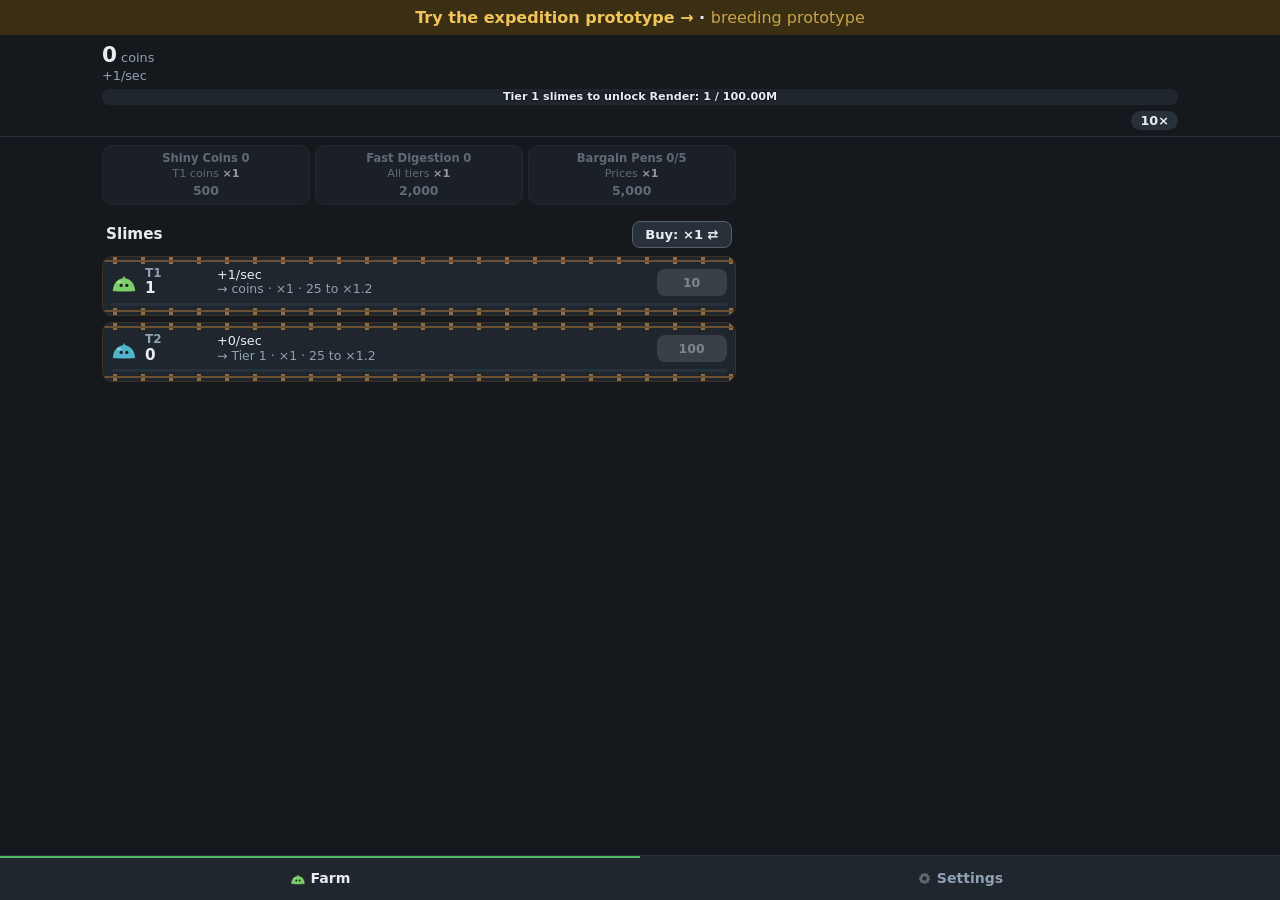
<file: index.html>
<!DOCTYPE html>
<html lang="en">
<head>
  <meta charset="UTF-8">
  <meta name="viewport" content="width=device-width, initial-scale=1.0, viewport-fit=cover">
  <title>Dragon Farm Idle</title>
  <!-- Installable app (PWA) -->
  <link rel="manifest" href="manifest.json">
  <meta name="theme-color" content="#15191e">
  <link rel="icon" type="image/png" href="icons/icon-192.png">
  <link rel="apple-touch-icon" href="icons/apple-touch-icon.png">
  <meta name="apple-mobile-web-app-capable" content="yes">
  <meta name="mobile-web-app-capable" content="yes">
  <meta name="apple-mobile-web-app-status-bar-style" content="black-translucent">
  <meta name="apple-mobile-web-app-title" content="Dragon Farm">
  <link rel="stylesheet" href="style.css?v=240">
</head>
<body>
  <div style="text-align:center;padding:8px;background:#3a2f12;font-weight:600"><a href="expedition.html" style="color:#f0c45a;text-decoration:none">Try the expedition prototype →</a> · <a href="merge.html" style="color:#c9a24a;text-decoration:none;font-weight:400">breeding prototype</a></div>
  <header class="topbar">
    <div class="top-main">
      <div class="top-left">
        <div class="coins"><span id="coins">0</span></div>
        <div class="cps">+<span id="cps">0</span>/sec</div>
      </div>
      <div class="top-actions">
        <button id="sell-btn" class="big-act sell-big" style="display:none"><span class="act-name">Sell</span><span class="act-sub" id="sell-sub">+1 Scale</span></button>
        <button id="top-expand" class="big-act expand-big"><span class="act-name">Expand</span><span class="act-sub" id="top-expand-sub">+0 Acres</span><span class="render-next"><span id="top-expand-fill"></span></span></button>
        <button id="render-btn" class="big-act render-big" disabled><span class="act-name">Render</span><span class="act-sub" id="render-label">Locked</span><span class="render-next"><span id="render-next-fill"></span></span></button>
      </div>
    </div>
    <div id="render-progress">
      <div class="bar"><div class="fill" id="render-fill"></div><span class="bar-label" id="render-text"></span></div>
    </div>
    <div class="info-line">
      <button id="goo-btn" class="info-chip goo-chip" title="Go to Goo">Goo <b id="goo-btn-amount">0</b><span id="goo-dot" class="dot"></span></button>
      <button id="expand-btn" class="info-chip acre-chip" title="Go to the Estate">Acres <b id="expand-btn-amount">0</b><span id="expand-dot" class="dot green"></span></button>
      <button id="scale-chip" class="info-chip scale-chip" title="Go to the Market tab" style="display:none">Scales <b id="scale-chip-amount">0</b></button>
      <span class="farm-notice" id="farm-notice"></span>
      <button id="speed-btn" class="icon-btn speed-btn" title="Turn on 10× test speed">10×</button>
    </div>
    <button id="contract-banner" class="contract-banner" style="display:none" title="Go to Contracts"></button>
    <!-- Farm sub-tabs (only shown on the Farm tab, once Goo is unlocked) -->
    <div class="subnav" id="subnav">
      <button class="subnav-btn active" data-panel="panel-slimes">Slimes</button>
      <button class="subnav-btn" id="goo-tab" data-panel="panel-goo">Goo<span id="goo-sub-dot" class="dot"></span></button>
      <button class="subnav-btn" id="farm-tab" data-panel="panel-acres">Estate<span id="estate-sub-dot" class="dot estate"></span></button>
    </div>
    <div class="subnav market-nav" id="subnav-market" style="display:none">
      <button class="subnav-btn active" data-panel="panel-market">Stall<span id="stall-dot" class="dot gold"></span></button>
      <button class="subnav-btn" data-panel="panel-path">Deals<span id="path-dot" class="dot gold"></span></button>
      <button class="subnav-btn" id="contracts-tab" data-panel="panel-contracts" style="display:none">Contracts</button>
      <button class="subnav-btn" id="buyers-tab" data-panel="panel-buyers" style="display:none">Buyers</button>
    </div>
  </header>

  <main class="panels">
    <!-- FARM TAB: Expand, slimes, coin upgrades -->
    <section class="panel active" id="panel-slimes">
      <div class="farm-layout">
        <div class="farm-main">
          <div class="expand-card" id="expand-row">
            <button id="expand-action" class="expand-action" disabled><span id="expand-label">Expand</span><span class="render-next"><span id="expand-next-fill" class="next-fill"></span></span></button>
            <div class="muted" id="expand-text"></div>
            <div class="muted grow-hint" id="grow-hint"></div>
            <div class="muted" id="next-acre"></div>
          </div>
          <div id="upgrades" class="coin-strip"></div>
          <div class="panel-head"><h2>Slimes</h2><button id="buy-mode" class="auto-btn buy-mode">Buy: ×1 ⇄</button></div>
          <div id="tiers" class="tiers"></div>
        </div>
      </div>
    </section>

    <!-- GOO TAB: Render layer -->
    <section class="panel" id="panel-goo">
      <div class="render-info">
        <div><strong id="ess-amount">0</strong> Goo · <span class="muted">Renders done: <span id="render-count">0</span></span></div>
      </div>
      <details class="ms-box">
        <summary>Milestones <span id="ms-badge" class="chip"></span><span class="ms-next" id="next-milestone"></span></summary>
        <div class="muted">Rewards for how many times you've Rendered. Auto-buy can be switched on and off on each slime row.</div>
        <ul id="milestones" class="milestones"></ul>
      </details>

      <div class="section-head"><h3>Goo upgrades</h3></div>
      <div class="muted goo-reserve" id="goo-reserve"></div>
      <div id="ess-upgrades" class="tile-grid"></div>
    </section>

    <!-- ESTATE: Expand layer (Acres, buildings) -->
    <section class="panel" id="panel-acres">
      <div class="render-info">
        <div><strong id="acre-amount">0</strong> Acres · <span class="muted">Expands done: <span id="expand-count">0</span></span></div>
        <div class="bar" style="display:none"><div class="fill green" id="expand-fill"></div></div>
      </div>
      <details class="ms-box">
        <summary>Milestones <span id="ems-badge" class="chip"></span><span class="ms-next" id="next-ems"></span></summary>
        <div class="muted">Rewards for how many times you've Expanded. Every Expand counts.</div>
        <ul id="expand-milestones" class="milestones"></ul>
      </details>
      <div id="acre-upgrades" class="upgrades wide" style="display:none"></div>
      <div class="section-head"><h3>Buildings <span class="chip" id="plot-count">0/4</span><span id="bld-dot" class="dot estate"></span></h3></div>
      <div>
        <div id="plots" class="plots"></div>
        <details class="catalog" style="display:none">
          <summary>All buildings</summary>
          <div class="muted">Every building you can place. Each plot holds one, and placing it is free.</div>
          <div id="catalog" class="catalog-list"></div>
        </details>
      </div>
    </section>

    <!-- MARKET TAB: Sell the Farm -->
    <section class="panel" id="panel-market">
      <div class="render-info">
        <div><strong id="scale-amount">0</strong> Scales · <span class="muted">Farms sold: <span id="sale-count">0</span></span></div>
      </div>
      <div class="market-summary">
        <div class="ms-row"><span class="muted">Each sale pays</span><strong id="sale-pay">+1 Scale</strong></div>
        <div class="ms-row"><span class="muted">Sell when</span><span>your farm is full at 1.8e308</span></div>
      </div>
      <details class="ms-box">
        <summary>Milestones <span class="chip" id="salems-badge">0/5</span><span class="ms-next" id="next-salems"></span></summary>
        <ul class="milestones" id="sale-milestones"></ul>
      </details>
      <div class="section-head"><h3>Market Stall</h3><span class="muted">One-time buys</span></div>
      <div class="tile-grid" id="market-stall"></div>
      <div id="premium-sec">
        <div class="section-head"><h3>Premium Shelf</h3><span class="muted" id="premium-note"></span></div>
        <div class="tile-grid" id="premium-shelf"></div>
      </div>
    </section>

    <section class="panel" id="panel-contracts">
      <div class="render-info"><div><strong id="ct-count">0/8</strong> Contracts done · <span class="muted">Scales ×<span id="ct-bonus">1</span> per sale</span></div></div>
      <div class="ct-active" id="ct-active" style="display:none">
        <div class="ms-row"><strong id="ct-active-name"></strong><button id="ct-drop" class="auto-btn">Drop</button></div>
        <div class="muted" id="ct-active-goal"></div>
        <div class="ct-progress" id="ct-active-progress"></div>
      </div>
      <div class="section-head"><h3>Contract board</h3><span class="muted">One at a time</span></div>
      <div class="upgrades wide" id="contract-list"></div>
    </section>

    <section class="panel" id="panel-buyers">
      <div class="render-info buyers-summary"><div><strong>This farm pays ×<span id="by-mult">1</span></strong> <span class="muted">from buyers</span></div>
        <button id="by-restart" class="auto-btn">Restart farm</button></div>
      <div class="muted by-note">Turning a buyer on or up waits for your next farm. Turning one off or down applies now, and that buyer pays nothing this farm. Selling with a new level on clears it: +1 Reputation.</div>
      <div id="buyer-list"></div>
    </section>

    <section class="panel" id="panel-path">
      <div class="section-head"><h3>Trade Deals</h3>
        <span class="respec"><span class="muted" id="respec-note"></span><button id="respec-btn" class="auto-btn">Respec</button></span></div>
      <div id="market-path"></div>
    </section>

    <!-- AUTOMATION TAB: every automation setting in one place -->
    <section class="panel" id="panel-auto">
      <div class="render-info auto-master">
        <div><strong><span class="auto-icon">⟳</span> All automation</strong></div>
        <button id="master-auto" class="auto-btn">ON</button>
      </div>
      <div class="paused-note" id="auto-paused-note">Automation is paused. Turn it back on above.</div>
      <div class="subtabs auto-tabs">
        <button class="subtab active" data-sub="sub-auto-resets">Resets</button>
        <button class="subtab" data-sub="sub-auto-buying">Buying</button>
      </div>

      <div class="subpanel active" id="sub-auto-resets">
        <div class="acard" id="auto-render-sec">
          <div class="acard-head"><div><strong>Auto-Render</strong><div class="acard-status" id="ar-status"></div></div><button id="ar-toggle" class="auto-btn">OFF</button></div>
          <div class="acard-body" id="auto-render-box">
            <div class="aset"><span class="aset-label">Render when</span><span class="aset-ctl">
              <select id="ar-mode">
                <option value="goo">Gain reaches</option>
                <option value="time">Every</option>
                <option value="best" class="smart">Auto-adjust</option>
                <option value="rise" class="smart">Rising target</option>
              </select>
              <input id="ar-value" class="inline-num" type="number" min="1" inputmode="numeric"><span class="muted" id="ar-unit">Goo</span></span></div>
            <div class="aset" id="ar-rise-row"><span class="aset-label">Then each Render</span><span class="aset-ctl"><span class="muted">needs last ×</span><input id="ar-rise-x" class="inline-num" type="number" min="1.01" step="0.05" inputmode="decimal" value="1.2"></span></div>
          <div class="aset" id="ar-pause-row"><span class="aset-label">Stop at <input id="ar-pause-pct" class="inline-num" type="number" min="1" max="100" inputmode="numeric">% full</span><button id="ar-pause" class="auto-btn">OFF</button></div>
          </div>
        </div>

        <div class="acard" id="auto-expand-sec">
          <div class="acard-head"><div><strong>Auto-Expand</strong><div class="acard-status" id="ae-status"></div></div><button id="auto-acres" class="auto-btn">OFF</button></div>
          <div class="acard-body" id="auto-acres-row">
            <div class="aset"><span class="aset-label">Expand when</span><span class="aset-ctl" id="auto-acres-rule"><span id="auto-acres-label" class="muted">gain is</span><select id="auto-acres-mode"><option value="acres">Gain is</option><option value="cap">Within</option></select><input id="auto-acres-value" class="inline-num" type="number" min="1" inputmode="numeric"><span class="muted" id="auto-acres-unit">Acres</span></span></div>
            <div class="aset"><span class="aset-label">Wait for a full farm</span><span class="aset-ctl"><select id="auto-wait-full"><option value="off">Never</option><option value="full">Always</option><option value="smart">Smart</option></select></span></div>
            <div class="aset" id="auto-smart-row"><span class="aset-label">Only if full within</span><span class="aset-ctl"><input id="auto-smart-secs" class="inline-num" type="number" min="5" max="3600" inputmode="numeric" value="60"><span class="muted">sec</span></span></div>
            <span id="auto-wait-note" hidden></span><span id="auto-smart-eta" hidden></span>
          </div>
          <div id="auto-expand-row" style="display:none"><button id="auto-expand" class="auto-btn">OFF</button></div>
        </div>

        <div class="acard" id="auto-sell-sec">
          <div class="acard-head"><div><strong>Auto-Sell</strong><div class="acard-status" id="as-status"></div></div><button id="auto-sell" class="auto-btn">OFF</button></div>
        </div>
      </div>

      <div class="subpanel" id="sub-auto-buying">
        <div class="acard" id="auto-goo-sec">
          <div class="acard-head"><div><strong>Goo upgrades</strong><div class="acard-status" id="auto-goo-note">Cheapest first</div></div><button id="auto-goo" class="auto-btn">OFF</button></div>
          <div class="star-list" id="goo-stars"></div>
        </div>
        <div class="acard" id="auto-build-sec">
          <div class="acard-head"><div><strong>Buildings</strong><div class="acard-status" id="auto-build-note">Cheapest first</div></div><button id="auto-build" class="auto-btn">OFF</button></div>
          <div class="star-list" id="build-stars"></div>
        </div>
        <div class="acard" id="auto-helper-sec">
          <div class="acard-head"><div><strong>Coin upgrades</strong><div class="acard-status">Cheapest first</div></div><button id="auto-upgrades" class="auto-btn">OFF</button></div>
        </div>
        <div class="acard" id="auto-slimes-sec">
          <div class="acard-head"><div><strong>Slimes</strong><div class="acard-status" id="auto-slimes-status"></div></div>
            <span class="set-all"><button id="auto-all-ms" class="auto-btn">All Milestone</button><button id="auto-all-max" class="auto-btn">All Max</button></span></div>
          <div class="acard-body"><div id="auto-tier-list" class="auto-list"></div>
            <div class="muted aset-note">Milestone saves up for each tier's next milestone. Max buys whenever it can.</div></div>
        </div>
      </div>
    </section>

    <section class="panel" id="panel-settings">
      <h2>Settings</h2>
      <div class="latest-update">Latest update: <span id="latest-update"></span></div>
      <div class="subtabs settings-tabs">
        <button class="subtab active" data-sub="sub-general">General</button>
        <button class="subtab" data-sub="sub-ach">Achievements<span id="ach-dot" class="dot gold" style="display:none"></span></button>
        <button class="subtab" data-sub="sub-stats">Stats</button>
        <button class="subtab" data-sub="sub-resets">Resets</button>
      </div>
      <div class="subpanel active" id="sub-general">
        <div class="settings-list">
          <div class="setting-row"><span>Ask before Render</span><button class="auto-btn pref-toggle" data-pref="confirmRender">ON</button></div>
          <div class="setting-row"><span>Ask before Expand</span><button class="auto-btn pref-toggle" data-pref="confirmExpand">ON</button></div>
          <div class="setting-row"><span>Number names past Trillion<br><span class="muted small">Off: 1.23e15 · On: 1.23Qa, Qi, Sx… until they run out</span></span><button class="auto-btn pref-toggle" data-pref="allNames">OFF</button></div>
          <div class="setting-row"><span>Ask before Sell the Farm</span><button class="auto-btn pref-toggle" data-pref="confirmSell">ON</button></div>
          <div class="setting-row"><span>Switch to the Goo tab after Render</span><button class="auto-btn pref-toggle" data-pref="openAfterRender">ON</button></div>
          <div class="setting-row"><span>10× speed (testing)<br><span class="muted small">Stats still count the time a normal-speed player would take</span></span><button class="auto-btn pref-toggle" data-pref="fastTest">OFF</button></div>
          <div class="setting-row"><span>Offline progress<br><span class="muted small" id="offline-cap-note">Turn off to measure real play time only</span></span><button class="auto-btn pref-toggle" data-pref="offline">ON</button></div>
        </div>
        <h3>Move your save</h3>
        <div class="save-code-box">
          <div class="muted">Export on one device, then paste the code and Import on another. Importing replaces the progress on that device.</div>
          <div class="save-buttons">
            <button id="export-btn">Export</button>
            <button id="import-btn" class="small-btn">Import</button>
          </div>
          <textarea id="save-code" rows="3" placeholder="Your save code appears here, or paste one to import"></textarea>
          <div class="muted" id="save-status"></div>
        </div>
      </div>
      <div class="subpanel" id="sub-ach">
        <div class="muted ach-summary" id="ach-summary"></div>
        <div class="ach-list" id="ach-list"></div>
      </div>
      <div class="subpanel" id="sub-stats">
        <div class="save-buttons"><button id="stats-copy">Copy stats</button><button id="stats-reset" class="small-btn">Reset stats</button></div>
        <textarea id="stats-text" rows="6" style="display:none" readonly></textarea>
        <div id="stats-summary"></div>
        <details class="stats-box stats-fold"><summary class="bonus-title">Bonuses</summary><div id="stats-bonuses"></div></details>
        <div class="muted">The full Render, Expand, and sale logs are saved and included in Copy stats.</div>
      </div>
      <div class="subpanel" id="sub-resets">
        <div class="reset-card">
          <div class="plot-head"><strong>Jump to Expand</strong><span class="jump-ctrls"><input id="jump-n" type="number" min="0" max="21" value="5" inputmode="numeric"><button id="jump-btn" class="small-btn">Go</button></span></div>
          <div class="muted">Testing only: starts a run after this many full Expands (forward or back), with the Acres they'd give unspent and empty plots. Scales, Market buys, settings, and stats are kept.</div>
        </div>
        <div class="reset-card">
          <div class="plot-head"><strong>Jump to Sale</strong><span class="jump-ctrls"><input id="jump-sale-n" type="number" min="0" max="50" value="5" inputmode="numeric"><button id="jump-sale-btn" class="small-btn">Go</button></span></div>
          <div class="muted">Testing only: starts a fresh farm as if you'd sold this many farms (sale milestones follow). Going forward gives the Scales those sales would pay. Scales, Market buys, contracts, settings, and stats are kept.</div>
        </div>
        <div class="reset-card">
          <div class="plot-head"><strong>Fill this farm</strong><button id="fill-farm" class="small-btn">Fill</button></div>
          <div class="muted">Testing only: tops Tier 1 slimes up to this farm's size. At max size the farm is then ready to sell; otherwise you can Expand and grow it. Nothing else changes.</div>
        </div>
        <div class="reset-card">
          <div class="plot-head"><strong>Catch up achievements</strong><button id="ach-catchup" class="small-btn">Catch up</button></div>
          <div class="muted">Testing only: grants the achievements a typical player would have by your current sale count (lifetime counts raised to typical levels, challenges at the sale they're usually earned). Never removes any.</div>
        </div>
        <div class="reset-card">
          <div class="plot-head"><strong>Market resets</strong></div>
          <div class="muted">Testing only: undo Market progress, or grant a contract as if you finished it. Deals and Stall items refund their Scales; your farm, sales, and achievements are kept.</div>
          <div class="market-resets">
            <button id="mr-deals" class="small-btn">Reset Trade Deals</button>
            <button id="mr-stall" class="small-btn">Reset Stall items</button>
            <span class="jump-ctrls"><select id="mr-contract"></select><button id="mr-contracts" class="small-btn">Reset</button><button id="mr-grant" class="small-btn">Grant</button></span>
          </div>
        </div>
        <div class="reset-card">
          <div class="plot-head"><strong>Test farm: ready to sell</strong><button id="test-sale" class="small-btn">Load</button></div>
          <div class="muted">Testing only: jumps your farm to max size so you can try Sell the Farm. Scales and Market buys are kept.</div>
        </div>
        <div class="reset-card danger">
          <div class="plot-head"><strong>Reset save</strong><button id="reset" class="reset-btn">Erase all</button></div>
          <div class="muted">Erases all progress and starts a brand new game. Your settings are kept.</div>
        </div>
      </div>
    </section>
  </main>

  <!-- Confirm dialog -->
  <div class="modal-backdrop" id="confirm-modal">
    <div class="modal confirm">
      <strong id="confirm-title"></strong>
      <div class="muted" id="confirm-text"></div>
      <label class="skip-row"><input type="checkbox" id="confirm-skip"> Don't ask again (you can turn this back on in Settings)</label>
      <div class="confirm-buttons">
        <button class="small-btn" id="confirm-no">Cancel</button>
        <button id="confirm-yes">Confirm</button>
      </div>
    </div>
  </div>

  <!-- One-time unlock card -->
  <div class="modal-backdrop" id="intro-modal">
    <div class="modal confirm">
      <strong id="intro-title"></strong>
      <div class="muted" id="intro-text"></div>
      <div class="confirm-buttons"><button id="intro-ok">Got it</button></div>
    </div>
  </div>
  <!-- While you were away -->
  <div class="modal-backdrop" id="away-modal">
    <div class="modal confirm">
      <strong>While you were away</strong>
      <div class="muted" id="away-time"></div>
      <div class="market-summary" id="away-list"></div>
      <div class="confirm-buttons"><button id="away-ok">Nice</button></div>
    </div>
  </div>
  <!-- Offline catch-up progress -->
  <div class="modal-backdrop" id="catchup">
    <div class="modal confirm"><strong>Catching up on your farm…</strong><div class="bar"><div class="fill" id="catchup-fill"></div></div></div>
  </div>
  <!-- Pop-up messages -->
  <div class="toasts" id="toasts"></div>

  <nav class="tabs">
    <button class="tab active" data-tier="farm">Farm</button>
    <button class="tab" id="market-tab" data-tier="market" style="display:none">Market<span id="market-dot" class="dot gold"></span></button>
    <button class="tab" id="auto-tab" data-tier="auto" style="display:none"><span class="auto-icon">⟳</span> Auto<span id="auto-dot" class="dot auto"></span></button>
    <button class="tab" data-tier="settings">Settings<span id="settings-dot" class="dot gold" style="display:none"></span></button>
  </nav>

  <script src="lib/break_eternity.js?v=240"></script>
  <script src="main.js?v=240"></script>
  <script>
    // Register the service worker so the game can be installed as an app
    if ("serviceWorker" in navigator) {
      window.addEventListener("load", () => navigator.serviceWorker.register("sw.js").catch(() => {}));
    }
  </script>
</body>
</html>
</file>
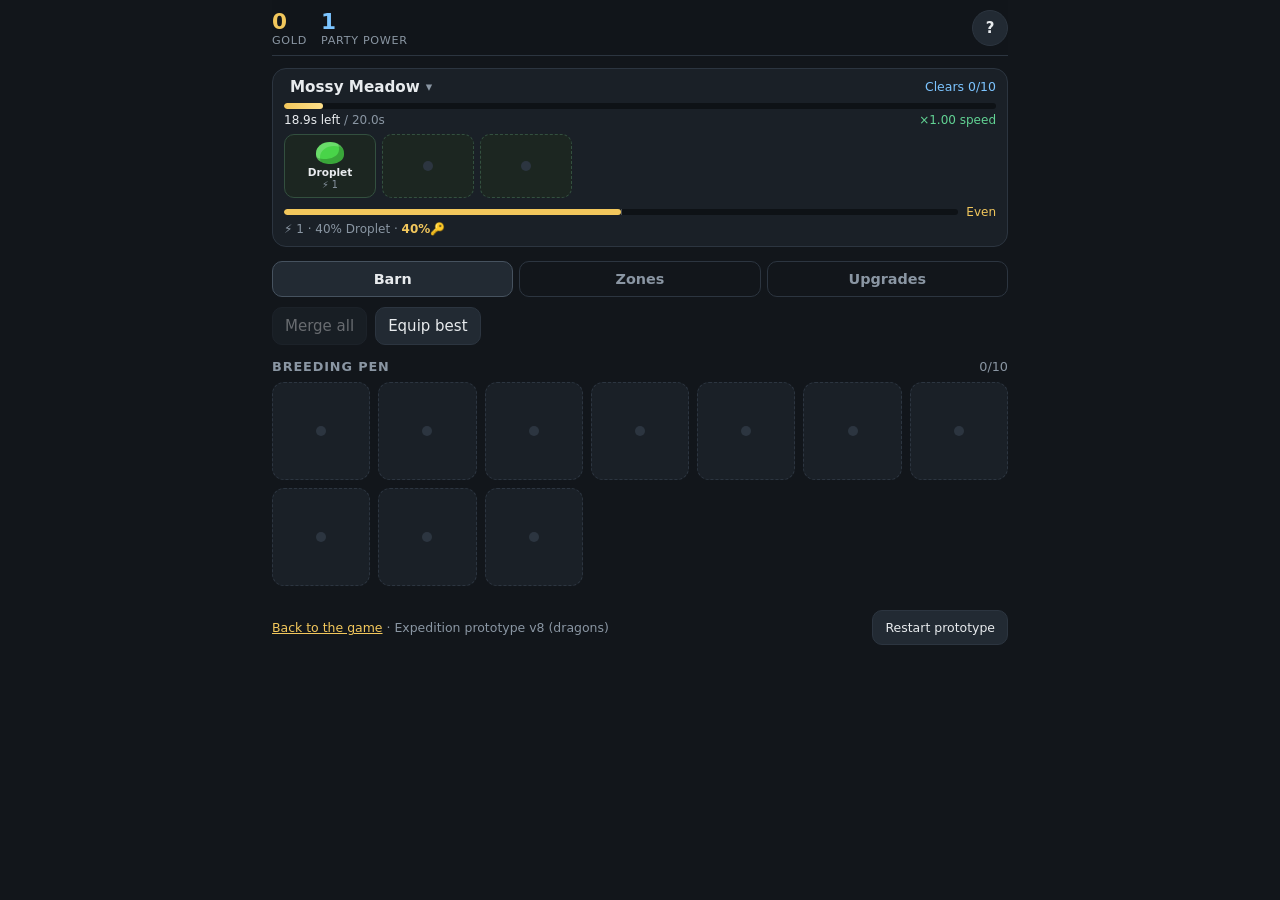
<file: expedition.html>
<!DOCTYPE html>
<html lang="en">
<head>
<meta charset="utf-8">
<meta name="viewport" content="width=device-width, initial-scale=1, viewport-fit=cover">
<title>Slime Expeditions (Prototype)</title>
<style>
  :root {
    --bg:#12161b; --panel:#1a2027; --panel-2:#222a33; --line:#2c3540; --text:#e8ebee; --dim:#8a96a3;
    --gold:#f2c75c; --good:#62d394; --bad:#ec7f63; --accent:#7cc4ff; --r:14px;
  }
  * { box-sizing:border-box; -webkit-tap-highlight-color:transparent; }
  body { margin:0; font-family: system-ui, -apple-system, "Segoe UI", sans-serif; background:var(--bg); color:var(--text); font-size:15px; }
  main { max-width:760px; margin:0 auto; padding:0 12px 90px; }
  button { font:inherit; color:var(--text); background:var(--panel-2); border:1px solid var(--line); border-radius:10px; padding:9px 12px; cursor:pointer; }
  button:disabled { opacity:.4; cursor:default; }
  .dim { color:var(--dim); } .bad { color:var(--bad); } .good { color:var(--good); }

  /* top bar */
  .topbar { position:sticky; top:0; z-index:5; background:rgba(18,22,27,.96); backdrop-filter:blur(6px); padding:10px 0 8px; border-bottom:1px solid var(--line); }
  .stats { display:flex; align-items:center; gap:14px; }
  .stat { display:flex; flex-direction:column; }
  .stat .v { font-size:1.35rem; font-weight:800; line-height:1.1; }
  .stat .l { font-size:.7rem; color:var(--dim); text-transform:uppercase; letter-spacing:.06em; }
  .stats .spacer { flex:1; }
  .icon-btn { width:36px; height:36px; padding:0; border-radius:50%; font-weight:700; }

  /* expedition card */
  #teams { display:grid; gap:8px; margin-top:12px; }
  @media (min-width:700px) { #teams.two { grid-template-columns:1fr 1fr; } }
  .exp.A { border-left:4px solid var(--gold); } .exp.B { border-left:4px solid var(--accent); background:linear-gradient(135deg, #1b2530, #1a2027); border-color:#2d4357; }
  .exp.compact { padding:9px 12px; }
  .exp.compact .exp-name { font-size:.95rem; }
  .exp.compact .prog { margin:7px 0 5px; height:6px; }
  .exp .sub { font-size:.75rem; color:var(--dim); display:flex; justify-content:space-between; gap:6px; flex-wrap:wrap; margin-top:3px; }
  .tbox { background:var(--panel); border:1px solid var(--line); border-radius:var(--r); padding:10px 12px 12px; }
  .tbox.A { border-left:4px solid var(--gold); } .tbox.B { border-left:4px solid var(--accent); }
  .tbox.B .slot { background:#1a2430; border-color:#2f4a63; }
  .tb-head { display:flex; justify-content:space-between; align-items:center; gap:8px; }
  .zone-btn { background:transparent; border:none; padding:0; font-weight:800; font-size:1.02rem; display:flex; align-items:center; gap:6px; text-align:left; }
  .zone-btn .caret { color:var(--dim); font-size:.8rem; }
  .tb-head .right { font-size:.78rem; text-align:right; }
  .tb-row { display:flex; justify-content:space-between; font-size:.8rem; gap:8px; margin:6px 0 8px; flex-wrap:wrap; }
  .meter { display:flex; align-items:center; gap:8px; font-size:.75rem; margin-top:8px; color:var(--dim); }
  .meter .track { flex:1; height:6px; background:#0e1216; border-radius:4px; overflow:hidden; position:relative; }
  .meter .track::after { content:""; position:absolute; left:50%; top:0; bottom:0; width:1px; background:rgba(255,255,255,.25); }
  .meter .fill { height:100%; border-radius:4px; }
  .tb-foot { font-size:.75rem; color:var(--dim); display:flex; justify-content:space-between; gap:8px; flex-wrap:wrap; margin-top:5px; }
  /* compact team slots: one row, small cards */
  .tbox .party-grid { grid-template-columns:repeat(var(--n, 3), minmax(0, 92px)); gap:6px; }
  .tbox .slot { aspect-ratio:auto; height:64px; border-radius:10px; }
  .tbox .slot .blob { width:28px; aspect-ratio:5/4; }
  .tbox .slot .nm { font-size:.66rem; margin-top:3px; }
  .tbox .slot .pw { font-size:.6rem; margin-top:0; }
  .tbox .slot .pips { display:none; }
  .tbox .slot .rank { top:3px; right:5px; font-size:.6rem; }
  .tbox { padding:9px 11px 10px; }
  .tbox .prog { margin:7px 0 4px; height:6px; }
  .tbox .tb-row { margin:0 0 7px; font-size:.75rem; }
  .tbox .meter { margin-top:7px; }
  .tbox .tb-foot { margin-top:3px; }
  .zone-btn { font-size:.95rem; }
  @media (max-width:560px) {
    #barn { grid-template-columns:repeat(auto-fill, minmax(66px, 1fr)); gap:6px; }
    #barn .slot .nm { font-size:.66rem; } #barn .slot .pw { font-size:.6rem; } #barn .slot .blob { width:40%; }
  }
  .picker { position:fixed; inset:0; background:rgba(0,0,0,.55); z-index:30; display:none; align-items:flex-end; justify-content:center; }
  .picker.on { display:flex; }
  .picker-inner { background:#12171c; border:1px solid var(--line); border-radius:16px 16px 0 0; width:100%; max-width:760px; max-height:80vh; overflow:auto; padding:12px 12px calc(16px + env(safe-area-inset-bottom)); }
  @media (min-width:700px) { .picker { align-items:center; } .picker-inner { border-radius:16px; } }
  .picker-head { display:flex; justify-content:space-between; align-items:center; margin-bottom:10px; }
  .autobox { background:var(--panel); border:1px solid #2d4357; border-radius:12px; padding:10px 12px; margin-bottom:10px; font-size:.85rem; display:flex; align-items:center; gap:10px; flex-wrap:wrap; }
  .autobox b { color:var(--accent); }
  .stepper { display:inline-flex; align-items:center; gap:4px; }
  .stepper button { padding:3px 9px; font-size:.85rem; }
  .stepper span { min-width:28px; text-align:center; font-weight:700; }
  .auto-tag { font-size:.62rem; font-weight:800; color:#0d2233; background:var(--accent); border-radius:6px; padding:1px 5px; margin-left:2px; }
  .send { padding:5px 9px; font-size:.75rem; margin-top:4px; }
  .team-box { border-radius:12px; padding:8px; margin-top:6px; }
  .team-box.A { background:rgba(242,199,92,.05); border:1px solid rgba(242,199,92,.25); }
  .team-box.B { background:rgba(124,196,255,.05); border:1px solid rgba(124,196,255,.25); }
  .team-box.B .slot { background:#1a2430; border-color:#2f4a63; }
  .team-tag { display:inline-block; font-size:.68rem; font-weight:800; padding:2px 7px; border-radius:10px; margin-right:6px; vertical-align:2px; }
  .tA { background:#f2c75c; color:#2a2208; } .tB { background:#7cc4ff; color:#0d2233; }
  .team-pick { display:flex; gap:6px; margin-bottom:10px; align-items:center; font-size:.85rem; color:var(--dim); }
  .team-pick button { padding:6px 12px; font-size:.85rem; }
  .team-pick button.on { border-color:#8a96a3; color:var(--text); background:var(--panel-2); font-weight:700; }
  .exp { background:linear-gradient(135deg, #1e2a24, #1a2027); border:1px solid #2f4a3b; border-radius:var(--r); padding:12px 14px; }
  .exp-head { display:flex; justify-content:space-between; align-items:baseline; gap:8px; }
  .exp-name { font-weight:800; font-size:1.05rem; }
  .exp-zone { font-size:.75rem; color:var(--dim); }
  .prog { height:8px; background:#0e1216; border-radius:6px; overflow:hidden; margin:10px 0 6px; }
  .prog > div { height:100%; width:0; background:linear-gradient(90deg, var(--gold), #ffe08a); border-radius:6px; }
  .exp-row { display:flex; justify-content:space-between; font-size:.8rem; gap:8px; flex-wrap:wrap; }
  .loot { margin-top:8px; font-size:.8rem; padding-top:8px; border-top:1px solid rgba(255,255,255,.06); display:flex; justify-content:space-between; gap:8px; flex-wrap:wrap; }

  /* tabs */
  .tabs { display:grid; grid-template-columns:repeat(auto-fit, minmax(74px, 1fr)); gap:6px; margin:14px 0 10px; }
  .tab { flex:1; padding:9px 4px; font-size:.9rem; white-space:nowrap; background:transparent; border:1px solid var(--line); color:var(--dim); font-weight:600; }
  .tab.on { background:var(--panel-2); color:var(--text); border-color:#46525f; }
  .tab .badge { display:inline-block; min-width:8px; height:8px; border-radius:50%; background:var(--gold); margin-left:6px; vertical-align:middle; }
  .tab .badge[hidden], .tab[hidden] { display:none; }
  .page { display:none; } .page.on { display:block; }

  /* ranch */
  .section-head { display:flex; justify-content:space-between; align-items:center; margin:14px 0 8px; }
  .section-head h3 { margin:0; font-size:.8rem; text-transform:uppercase; letter-spacing:.07em; color:var(--dim); }
  .section-head .count { font-size:.8rem; color:var(--dim); }
  .grid { display:grid; grid-template-columns:repeat(auto-fill, minmax(86px, 1fr)); gap:8px; }
  .party-grid { grid-template-columns:repeat(auto-fill, minmax(104px, 1fr)); }
  .slot { position:relative; aspect-ratio:1/1; border-radius:12px; background:var(--panel); border:1px dashed var(--line); display:flex; flex-direction:column; align-items:center; justify-content:center; user-select:none; cursor:pointer; overflow:hidden; }
  .party-grid .slot { background:#1c2621; border:1px dashed #33503f; }
  .slot.full { border-style:solid; touch-action:none; }
  .slot .blob { width:44%; aspect-ratio:5/4; border-radius:50% 50% 44% 44%; box-shadow: inset -5px -5px 0 rgba(0,0,0,.22), inset 4px 4px 0 rgba(255,255,255,.18); }
  .slot .nm { font-size:.74rem; font-weight:700; margin-top:5px; text-align:center; line-height:1.1; }
  .slot .pw { font-size:.68rem; color:var(--dim); margin-top:2px; }
  .slot .rank { position:absolute; top:5px; right:6px; font-size:.68rem; font-weight:800; color:var(--gold); }
  .slot .pips { position:absolute; bottom:5px; display:flex; gap:2px; }
  .slot .pips i { width:5px; height:5px; border-radius:50%; background:#3a4450; }
  .slot .pips i.on { background:var(--gold); }
  .slot.ready { box-shadow:0 0 0 1px rgba(242,199,92,.35); animation:glow 1.2s ease-in-out infinite alternate; }
  @keyframes glow { to { box-shadow:0 0 12px 1px rgba(242,199,92,.55); } }
  .slot.sel { outline:2px solid var(--accent); outline-offset:1px; }
  .slot.target { outline:2px dashed var(--good); outline-offset:1px; }
  .slot.empty::after { content:""; width:10px; height:10px; border-radius:50%; background:var(--line); }
  .ghost { position:fixed; pointer-events:none; z-index:20; width:46px; height:37px; border-radius:50% 50% 44% 44%; transform:translate(-50%,-60%); box-shadow: inset -5px -5px 0 rgba(0,0,0,.22), 0 6px 14px rgba(0,0,0,.5); }
  .actions { display:flex; gap:8px; align-items:center; flex-wrap:wrap; }
  .switch { display:flex; align-items:center; gap:6px; font-size:.85rem; color:var(--dim); margin-left:auto; }
  .switch[hidden], .stat[hidden] { display:none; }
  .egg, .dragon { display:flex; gap:12px; align-items:center; background:var(--panel); border:1px solid var(--line); border-radius:12px; padding:10px 12px; margin-bottom:8px; }
  .egg .ic, .dragon .ic { width:46px; height:46px; border-radius:50%; display:flex; align-items:center; justify-content:center; font-size:1.6rem; flex-shrink:0; }
  .egg .info, .dragon .info { flex:1; min-width:0; font-size:.8rem; color:var(--dim); }
  .egg .info b, .dragon .info b { display:block; color:var(--text); font-size:.95rem; }
  .dragon .bonus { color:var(--good); font-weight:700; }
  .gbar { height:6px; background:#0e1216; border-radius:4px; overflow:hidden; margin-top:5px; }
  .gbar > div { height:100%; border-radius:4px; }
  .feed { font-weight:700; background:#2b2416; border-color:#5f4b22; color:var(--gold); white-space:nowrap; }
  .sell-card { background:linear-gradient(135deg, #261c33, #1a2027); border:1px solid #4a3866; border-radius:var(--r); padding:12px 14px; margin-bottom:12px; font-size:.85rem; line-height:1.45; }
  .sell-card .big { font-size:1.2rem; font-weight:800; color:#c792ff; }
  .sell-btn { margin-top:10px; width:100%; font-weight:800; background:#3a2a52; border-color:#6b4f94; color:#e6d4ff; padding:11px; }
  .up button.scl { background:#2e2342; border-color:#5a4580; color:#d9c2ff; }

  /* zones */
  .zone { display:flex; align-items:center; gap:12px; background:var(--panel); border:1px solid var(--line); border-radius:12px; padding:10px 12px; margin-bottom:8px; cursor:pointer; }
  .zone.cur { border-color:var(--gold); background:#231f14; }
  .zone.locked { opacity:.45; cursor:default; }
  .zone .num { width:30px; height:30px; border-radius:50%; background:var(--panel-2); display:flex; align-items:center; justify-content:center; font-weight:800; font-size:.85rem; flex-shrink:0; }
  .zone.cur .num { background:var(--gold); color:#2a2208; }
  .zone .info { flex:1; min-width:0; }
  .zone .info b { display:block; }
  .zone .info span { font-size:.78rem; color:var(--dim); }
  .zone .side { text-align:right; font-size:.78rem; }

  /* orders */
  .order { display:flex; align-items:center; gap:12px; background:var(--panel); border:1px solid var(--line); border-radius:12px; padding:10px 12px; margin-bottom:8px; }
  .order .blob { width:40px; height:32px; border-radius:50% 50% 44% 44%; flex-shrink:0; box-shadow: inset -5px -5px 0 rgba(0,0,0,.22), inset 4px 4px 0 rgba(255,255,255,.18); }
  .order .info { flex:1; min-width:0; }
  .order .info b { display:block; } .order .info span { font-size:.78rem; color:var(--dim); }
  .order .reward { color:var(--gold); font-weight:700; font-size:.85rem; }
  .order .btns { display:flex; flex-direction:column; gap:6px; }
  .order .btns button { padding:7px 10px; font-size:.85rem; }
  .order .btns .go { background:#3b3315; border-color:#6b5a22; color:var(--gold); font-weight:700; }
  .empty-note { color:var(--dim); font-size:.85rem; padding:12px 2px; }
  .unlock { font-size:.75rem; color:var(--accent); }
  details.ms { background:var(--panel); border:1px solid var(--line); border-radius:12px; margin-bottom:10px; }
  details.ms summary { cursor:pointer; padding:10px 12px; font-size:.88rem; list-style:none; display:flex; justify-content:space-between; gap:8px; }
  details.ms summary::-webkit-details-marker { display:none; }
  details.ms summary::after { content:"▾"; color:var(--dim); }
  details.ms[open] summary::after { content:"▴"; }
  .ms-list { padding:0 12px 10px; }
  .ms-row { display:flex; gap:10px; align-items:center; font-size:.82rem; padding:5px 0; border-top:1px solid rgba(255,255,255,.05); }
  .ms-row .z { width:58px; color:var(--dim); flex-shrink:0; }
  .ms-row.done { color:var(--dim); } .ms-row.done .ic { color:var(--good); }
  .ms-row.next { color:var(--text); font-weight:700; } .ms-row.next .ic { color:var(--gold); }
  .ms-row .ic { width:16px; text-align:center; }
  .keys { color:var(--gold); font-weight:700; }
  .trade { margin-top:6px; padding:5px 9px; font-size:.75rem; background:#2a2414; border-color:#5a4b1e; color:var(--gold); }
  .note { font-size:.78rem; color:var(--bad); margin-top:4px; }

  /* upgrades */
  .up { display:flex; align-items:center; gap:12px; background:var(--panel); border:1px solid var(--line); border-radius:12px; padding:10px 12px; margin-bottom:8px; }
  .up .info { flex:1; min-width:0; }
  .up .info b { display:block; } .up .info span { font-size:.78rem; color:var(--dim); }
  .up .lv { font-size:.72rem; color:var(--gold); font-weight:700; margin-left:4px; }
  .up button { min-width:92px; font-weight:700; }
  .up.locked { opacity:.5; }
  .up button.can { background:#3b3315; border-color:#6b5a22; color:var(--gold); }

  /* help + toast */
  .help { display:none; background:var(--panel); border:1px solid var(--line); border-radius:var(--r); padding:12px 14px; margin-top:12px; font-size:.85rem; line-height:1.45; }
  .help.on { display:block; } .help ul { margin:6px 0 0; padding-left:18px; }
  .toast { position:fixed; left:50%; bottom:24px; transform:translate(-50%, 10px); background:#3a2f12; color:var(--gold); border:1px solid var(--gold); padding:9px 16px; border-radius:20px; opacity:0; transition:all .25s; pointer-events:none; z-index:40; font-weight:600; font-size:.9rem; }
  .toast.show { opacity:1; transform:translate(-50%, 0); }
  footer { margin-top:24px; font-size:.78rem; color:var(--dim); display:flex; justify-content:space-between; align-items:center; gap:8px; flex-wrap:wrap; }
  footer a { color:var(--gold); }
  @media (min-width:700px) { .grid { grid-template-columns:repeat(auto-fill, minmax(96px, 1fr)); } }
</style>
</head>
<body>
<main>
  <div class="topbar">
    <div class="stats">
      <div class="stat"><span class="v" id="gold" style="color:var(--gold)">0</span><span class="l">Gold</span></div>
      <div class="stat"><span class="v" id="power" style="color:var(--accent)">0</span><span class="l">Party power</span></div>
      <div class="stat" id="scales-stat" hidden><span class="v" id="scales" style="color:#c792ff">0</span><span class="l">Scales</span></div>
      <div class="spacer"></div>
      <button class="icon-btn" id="help-btn" title="How to play">?</button>
    </div>
  </div>

  <div class="help" id="help">
    <b>How it works</b>
    <ul>
      <li>Your party runs the selected zone over and over. Runs never fail: a weak party is slower, a strong one faster (up to ×4).</li>
      <li>Every run brings gold, and sometimes a slime (40% base; Better Nets adds 2% per level). Slimes only come from expeditions.</li>
      <li>Drag a slime onto an identical one (same tier and rank) to merge it into the next rank. Two at +4 make the next tier.</li>
      <li>Only teams add power. Clearing your newest zone 10 times unlocks the next, at any power, but a badly under-powered team runs very slowly (check the run time before you commit a key). Switching zones mid-run refunds the key.</li>
      <li>Zone 1 is free. Every other zone costs 1 key per run, and its keys drop in the zone below (each run has a % chance: higher when you are over-powered, low when under-powered; past 100% every full 100% is a guaranteed key, so 220% = 2 keys plus a 20% chance at a third). If a team runs out of keys, it moves down to the next zone it has keys for and stays down (all the way to Zone 1 if needed) until you pick a zone again. You can trade 6 keys of a zone for 1 key of the next zone. You can hold up to 100 keys per zone (Key Vault in the Scale shop raises it); extra keys are lost.</li>
      <li>Zone 5 unlocks Team B, a second team that runs its own zone at the same time (good for farming keys while Team A pushes). Tap a team's zone name to choose where it goes. Equip best and Auto-Merge put your best slimes in Team A, the next best in Team B. Auto-Merge never merges two equipped slimes together: it only merges barn slimes, or a barn slime into an equipped one.</li>
      <li>New zones can unlock new features. Zone 3 opens the Orders board: buyers want specific slimes for gold or Trail Rations (faster expeditions). Orders are filled from the Breeding Pen only, so unequip a slime first if you want to sell it. Auto-Merge holds back slimes an order asks for.</li>
      <li>From Zone 10 you can sell the ranch for Scales (more for higher zones, a little more for your best slime). Selling resets gold, slimes, keys, zones and upgrades. You keep Scales, the Scale shop, the Orders board and Auto-Merge.</li>
      <li>Zone 8 unlocks key automation: in a team's zone picker, Auto zone climbs to the highest zone where you hold at least X keys; on the Zones tab, Key crafting trades spare keys up while keeping a reserve. It stays unlocked after selling the ranch.</li>
      <li>Clearing Dragon's Nest (Zone 20) gives your first Dragon Egg; runs in Zone 20+ have a small chance of more. Feed Breeding Pen slimes to an egg to hatch it (stronger slimes count for more), then keep feeding your dragon to grow it. Each dragon's element boosts one thing, and dragons and eggs stay when you sell the ranch.</li>
      <li>Each slime shows its power (⚡). You can also tap a slime and then tap where it should go.</li>
    </ul>
  </div>

  <div id="teams"></div>

  <div class="tabs">
    <button class="tab on" data-tab="ranch">Barn</button>
    <button class="tab" data-tab="zones">Zones<span class="badge" id="zone-badge" hidden></span></button>
    <button class="tab" data-tab="orders" id="orders-tab" hidden>Orders<span class="badge" id="order-badge" hidden></span></button>
    <button class="tab" data-tab="dragons" id="dragons-tab" hidden>Dragons<span class="badge" id="dragon-badge" hidden></span></button>
    <button class="tab" data-tab="sell" id="sell-tab" hidden>Ranch<span class="badge" id="sell-badge" hidden></span></button>
    <button class="tab" data-tab="upgrades">Upgrades<span class="badge" id="up-badge" hidden></span></button>
  </div>

  <section class="page on" id="page-ranch">
    <div class="actions">
      <button id="merge-all">Merge all</button>
      <button id="equip">Equip best</button>
      <label class="switch" id="auto-wrap" hidden><input type="checkbox" id="auto-on" checked> Auto-Merge</label>
    </div>
    <div class="section-head"><h3>Breeding Pen</h3><span class="count" id="barn-count"></span></div>
    <div class="grid" id="barn"></div>
  </section>

  <section class="page" id="page-zones"><div id="craft"></div><details class="ms" id="ms"><summary id="ms-sum"></summary><div class="ms-list" id="ms-list"></div></details><div id="zones"></div></section>
  <section class="page" id="page-orders"><div id="orders"></div><div class="dim" id="orders-note" style="font-size:.8rem"></div></section>
  <section class="page" id="page-dragons"><div id="dragons"></div></section>
  <section class="page" id="page-sell"><div id="sell"></div><h3 style="font-size:.8rem;text-transform:uppercase;letter-spacing:.07em;color:var(--dim);margin:14px 0 8px">Scale shop</h3><div id="shop"></div></section>
  <section class="page" id="page-upgrades"><div id="ups"></div></section>

  <footer>
    <span><a href="index.html">Back to the game</a> · <span id="ver"></span></span>
    <button id="reset">Restart prototype</button>
  </footer>
</main>

<div class="picker" id="picker"><div class="picker-inner"><div class="picker-head"><b id="picker-title"></b><button id="picker-close">✕</button></div><div id="picker-auto"></div><div id="picker-list"></div></div></div>
<div class="toast" id="toast"></div>

<script src="expedition-core.js?v=240"></script>
<script>
// ----- Save and load -----
const SAVE_KEY = "dragonFarmIdle_expproto";
const PROTO_VERSION = "Expedition prototype v8 (dragons)";
let s = load();
function load() {
  try {
    const raw = localStorage.getItem(SAVE_KEY);
    if (raw) {
      const d = JSON.parse(raw), st = Object.assign(newExpState(), d);
      st.up = Object.assign(newExpState().up, d.up || {});
      migrateExp(st, d);
      const away = Math.min((Date.now() - (d.savedAt || Date.now())) / 1000, 8 * 3600);
      for (let t = 0; t < away; t += 10) stepExp(st, Math.min(10, away - t));   // offline progress, up to 8 hours
      return st;
    }
  } catch (e) {}
  return newExpState();
}
function save() { try { s.savedAt = Date.now(); localStorage.setItem(SAVE_KEY, JSON.stringify(s)); } catch (e) {} }

// ----- Helpers -----
function fmt(n) {
  if (n < 1000) return n < 10 ? (Math.round(n * 10) / 10).toString() : Math.floor(n).toString();
  const units = ["", "K", "M", "B", "T", "Qa", "Qi", "Sx", "Sp", "Oc", "No"];
  const e = Math.floor(Math.log10(n) / 3);
  if (e < units.length) return (n / Math.pow(1000, e)).toFixed(2) + units[e];
  return n.toExponential(2).replace("+", "");
}
function fmtTime(t) { return t >= 3600 ? (t / 3600).toFixed(1) + "h" : t >= 60 ? Math.floor(t / 60) + "m " + Math.floor(t % 60) + "s" : t.toFixed(1) + "s"; }
function color(i) { return `hsl(${(120 + i * 67) % 360} 62% 56%)`; }
const $ = id => document.getElementById(id);
function slimePower(L) { return levelPower(L) * Math.pow(1.25, s.up.train); }

let toastTimer;
function toast(msg) { const t = $("toast"); t.textContent = msg; t.classList.add("show"); clearTimeout(toastTimer); toastTimer = setTimeout(() => t.classList.remove("show"), 2200); }
function checkDragons() {
  if (s.hatched) { toast(`Your egg hatched: ${s.hatched.name}, a ${EXP.dragons.elements[s.hatched.el].name} dragon!`); s.hatched = null; return true; }
  if (s.dragonGrew) { toast(`${s.dragonGrew} grew up!`); s.dragonGrew = null; return true; }
  if (s.eggToast) { toast("You found a Dragon Egg!"); s.eggToast = false; return true; }
  return false;
}
function checkDiscover() {
  if (checkDragons()) return;
  if (s.lastZone != null) { const u = EXP.unlocks[s.lastZone]; toast("New zone: " + zoneName(s.lastZone) + (u ? " · Unlocked: " + u : "")); s.lastZone = null; }
  else if (s.lastDiscover != null) { toast("New tier: " + tierName(s.lastDiscover) + "!"); s.lastDiscover = null; }
}

// ----- Actions -----
$("help-btn").onclick = () => $("help").classList.toggle("on");
document.querySelectorAll(".tab").forEach(b => b.onclick = () => {
  document.querySelectorAll(".tab").forEach(x => x.classList.toggle("on", x === b));
  document.querySelectorAll(".page").forEach(p => p.classList.toggle("on", p.id === "page-" + b.dataset.tab));
  render(true);
});
$("merge-all").onclick = () => { mergeAll(s); checkDiscover(); render(); };
$("equip").onclick = () => { equipBest(s); render(); };
$("auto-on").onchange = e => { s.autoOn = e.target.checked; };
$("reset").onclick = () => { if (confirm("Restart the expedition prototype from scratch?")) { s = newExpState(); save(); render(true); } };
$("orders").onclick = e => {
  const b = e.target.closest("button[data-o]"); if (!b) return;
  const i = +b.dataset.o;
  if (b.dataset.act === "skip") skipOrder(s, i);
  else if (deliver(s, i)) toast("Order delivered!");
  render(true);
};
$("dragons").onclick = e => {
  const b = e.target.closest("button[data-feed]"); if (!b) return;
  const [kind, i] = b.dataset.feed.split(":");
  const food = feedTo(s, kind === "egg" ? { egg: +i } : { dragon: +i });
  if (food && !checkDragons()) toast(`Fed ${fmt(food)} slime power`);
  render(true);
};
$("page-sell").onclick = e => {
  if (e.target.closest("#sell-btn")) {
    const got = scalesFor(s);
    if (!confirm(`Sell the ranch for ${got} Scales? Gold, slimes, keys, zones and upgrades reset. You keep Scales, the Scale shop, the Orders board and Auto-Merge.`)) return;
    s = sellRanch(s); save();
    $("teams").dataset.n = ""; seenZone = s.maxZone; upSeen.clear(); selected = null;
    toast(`Ranch sold for ${got} Scales!`); render(true); return;
  }
  const b = e.target.closest("button[data-shop]"); if (b) { shopBuy(s, b.dataset.shop); render(true); }
};
$("ups").onclick = e => { const b = e.target.closest("button[data-up]"); if (b) { upgrade(s, b.dataset.up); render(true); } };
$("craft").onclick = e => {
  const b = e.target.closest("[data-craft]"); if (!b) return;
  const a = b.dataset.craft;
  if (a === "toggle") s.craft.on = !s.craft.on; else s.craft.keep = Math.max(0, s.craft.keep + (a === "up" ? 5 : -5));
  render(true);
};
$("zones").onclick = e => {
  const tb = e.target.closest("button[data-trade]");
  if (tb) { tradeKeys(s, +tb.dataset.trade); render(true); return; }
  const sb = e.target.closest("button[data-send]");
  if (sb) { setZone(s, +sb.dataset.z, +sb.dataset.send); render(true); return; }
  const b = e.target.closest(".zone[data-z]");
  if (b && !b.classList.contains("locked") && teamCount(s) < 2) { setZone(s, +b.dataset.z, 0); render(true); } };
// ----- Zone picker (opened from a team box) -----
$("teams").addEventListener("click", e => { const b = e.target.closest("button[data-pick]"); if (b) openPicker(+b.dataset.pick); });
let pickerTeam = null;
function openPicker(ti) { pickerTeam = ti; $("picker").classList.add("on"); renderPicker(); }
function closePicker() { pickerTeam = null; $("picker").classList.remove("on"); }
$("picker-close").onclick = closePicker;
$("picker").onclick = e => {
  if (e.target.id === "picker") { closePicker(); return; }
  const ab = e.target.closest("[data-auto]");
  if (ab) { const tm = s.teams[pickerTeam], a = ab.dataset.auto;
    if (a === "toggle") tm.autoOn = !tm.autoOn; else tm.autoMin = Math.max(1, tm.autoMin + (a === "up" ? 1 : -1));
    renderPicker(); render(true); return; }
  const row = e.target.closest(".zone[data-z]"); if (!row) return;
  setZone(s, +row.dataset.z, pickerTeam); closePicker(); render(true);
};
function renderPicker() {
  if (pickerTeam == null) return;
  const ti = pickerTeam, two = teamCount(s) > 1;
  const tmA = s.teams[ti];
  $("picker-auto").innerHTML = keyAutoOpen(s) ? `<div class="autobox"><button data-auto="toggle">${tmA.autoOn ? "Auto zone: ON" : "Auto zone: OFF"}</button>
    <span>Climbs to the highest zone where you hold at least</span><span class="stepper"><button data-auto="down">−</button><span>${tmA.autoMin}</span><button data-auto="up">+</button></span><span>🔑</span></div>` : "";
  $("picker-title").innerHTML = `Choose a zone${two ? ` for <span class="team-tag t${ti ? "B" : "A"}">${ti ? "B" : "A"}</span>Team ${ti ? "B" : "A"}` : ""}`;
  let h = "";
  for (let i = s.maxZone; i >= 0; i--) {
    const cur = s.teams[ti].zone === i, keys = i > 0 ? `<span class="keys">🔑 ${s.keys[i] || 0}</span>${(s.keys[i] || 0) >= keyCap(s) ? `<br><span class="bad" style="font-size:.7rem">full</span>` : ""}` : `<span class="dim">free</span>`;
    h += `<div class="zone${cur ? " cur" : ""}" data-z="${i}"><div class="num">${i + 1}</div>
      <div class="info"><b>${zoneName(i)}</b><span>Drops ${levelName(zoneDrop(i))} · ${fmtTime(zoneTime(s, i, ti))} per run${i < EXP.zoneCap - 1 ? ` · ${Math.round(keyYield(s, i, ti) * 100)}% 🔑` : ""}</span>${meterHtml(powerRatio(s, i, ti))}</div>
      <div class="side">${keys}</div></div>`;
  }
  $("picker-list").innerHTML = h;
}
// power vs need as a bar: middle line = even, red when weak, green when strong
function meterHtml(r) {
  const w = Math.max(3, Math.min(100, (Math.log10(Math.max(r, 1e-9)) + 1) / 2 * 100));
  const col = r < 1 ? "var(--bad)" : r < 2 ? "var(--gold)" : "var(--good)";
  const label = r < 1 ? `Weak (×${r < 0.1 ? r.toFixed(3) : r.toFixed(2)})` : r < 2 ? "Even" : `Strong (×${r >= 100 ? fmt(r) : r.toFixed(1)})`;
  return `<div class="meter"><div class="track"><div class="fill" style="width:${w}%;background:${col}"></div></div><span style="color:${col}">${label}</span></div>`;
}
let seenZone = s.maxZone;
const upSeen = new Set();

// ----- Drag and drop (mouse and touch), plus tap-to-select -----
let drag = null, selected = null;
function slotAt(x, y) { const el = document.elementFromPoint(x, y); return el && el.closest(".slot"); }
function doDrop(from, toEl) {
  const r = drop(s, from.z, from.i, toEl.dataset.z, +toEl.dataset.i);
  if (r === "merge") checkDiscover();
  render(true);
}
document.addEventListener("pointerdown", e => {
  const el = e.target.closest(".slot"); if (!el) return;
  drag = { z: el.dataset.z, i: +el.dataset.i, full: el.classList.contains("full"), x: e.clientX, y: e.clientY, moved: false, ghost: null };
});
window.addEventListener("pointermove", e => {
  if (!drag || !drag.full) return;
  if (!drag.moved && Math.hypot(e.clientX - drag.x, e.clientY - drag.y) > 6) {
    drag.moved = true; selected = null;
    const t = zone(s, drag.z)[drag.i];
    drag.ghost = document.createElement("div"); drag.ghost.className = "ghost"; drag.ghost.style.background = color(tierOf(t));
    document.body.appendChild(drag.ghost);
    document.querySelectorAll(".slot.full").forEach(el => { if (+el.dataset.tier === t && !(el.dataset.z === drag.z && +el.dataset.i === drag.i)) el.classList.add("target"); });
  }
  if (drag.moved) { drag.ghost.style.left = e.clientX + "px"; drag.ghost.style.top = e.clientY + "px"; }
});
window.addEventListener("pointerup", e => {
  if (!drag) return;
  const d = drag; drag = null;
  if (d.ghost) d.ghost.remove();
  document.querySelectorAll(".slot.target").forEach(el => el.classList.remove("target"));
  const target = slotAt(e.clientX, e.clientY);
  if (d.moved) { if (target) doDrop(d, target); else render(true); return; }
  if (!target) return;
  if (selected) {
    const from = selected; selected = null;
    if (!(from.z === target.dataset.z && from.i === +target.dataset.i)) doDrop(from, target); else render(true);
    return;
  }
  if (d.full) { selected = { z: d.z, i: d.i }; render(true); }
});
window.addEventListener("pointercancel", () => { if (drag && drag.ghost) drag.ghost.remove(); drag = null; render(true); });

// ----- Drawing -----
function slotHtml(zn, t, i, counts) {
  if (t === null) return `<div class="slot empty" data-z="${zn}" data-i="${i}"></div>`;
  const sel = selected && selected.z === zn && selected.i === i ? " sel" : "";
  const r = rankOf(t);
  let pips = ""; for (let k = 1; k < EXP.ranks; k++) pips += `<i class="${k <= r ? "on" : ""}"></i>`;
  return `<div class="slot full${counts[t] >= 2 ? " ready" : ""}${sel}" data-z="${zn}" data-i="${i}" data-tier="${t}">
    ${r ? `<span class="rank">+${r}</span>` : ""}
    <div class="blob" style="background:${color(tierOf(t))}"></div>
    <div class="nm">${tierName(tierOf(t))}</div>
    <div class="pw">⚡ ${fmt(slimePower(t))}</div>
    <div class="pips">${pips}</div></div>`;
}
function speedHtml(z, ti) {
  const sp = zoneSpeed(s, z, ti || 0);
  return sp < 1 ? `<span class="bad">×${sp < 0.1 ? sp.toFixed(3) : sp.toFixed(2)} speed (weak)</span>` : `<span class="good">×${sp.toFixed(2)} speed</span>`;
}

let penKey = "", zonesKey = "", upsKey = "";
function render(force) {
  $("gold").textContent = fmt(s.gold);
  $("power").textContent = fmt(partyPower(s, 0)) + (teamCount(s) > 1 ? " / " + fmt(partyPower(s, 1)) : "");
  $("ver").textContent = PROTO_VERSION;
  if (s.newEgg) { s.eggToast = true; s.newEgg = false; s.eggUnseen = true; }
  const showDragons = s.eggs.length > 0 || s.dragons.length > 0;
  $("dragons-tab").hidden = !showDragons;
  if ($("page-dragons").classList.contains("on")) s.eggUnseen = false;
  $("dragon-badge").hidden = !s.eggUnseen;
  const showSell = canSell(s) || s.sold > 0;
  $("scales-stat").hidden = !showSell; $("scales").textContent = fmt(s.scales);
  $("sell-tab").hidden = !showSell;
  if ($("page-sell").classList.contains("on")) s.sellSeen = true;
  $("sell-badge").hidden = !(canSell(s) && !s.sellSeen);

  // team boxes: where each team is, how it is doing, and who is in it
  const nT = teamCount(s);
  if ($("teams").dataset.n != nT) {   // build the skeleton when the number of teams changes
    $("teams").dataset.n = nT;
    $("teams").className = nT > 1 ? "two" : "";
    let h = "";
    for (let ti = 0; ti < nT; ti++) {
      const cl = ti ? "B" : "A";
      h += `<div class="tbox ${nT > 1 ? cl : ""}">
        <div class="tb-head"><button class="zone-btn" data-pick="${ti}"><span id="t${ti}-tag"></span><span id="t${ti}-name"></span><span class="caret">▾</span></button><span class="right" id="t${ti}-right"></span></div>
        <div class="prog"><div id="t${ti}-bar"></div></div>
        <div class="tb-row"><span id="t${ti}-time"></span><span id="t${ti}-speed"></span></div>
        <div class="grid party-grid" id="${ti ? "party2" : "party"}"></div>
        <div id="t${ti}-meter"></div>
        <div class="tb-foot"><span id="t${ti}-stats"></span><span id="t${ti}-last"></span></div>
        <div id="t${ti}-note"></div>
      </div>`;
    }
    $("teams").innerHTML = h;
    penKey = "";
  }
  for (let ti = 0; ti < nT; ti++) {
    const tm = s.teams[ti], z = tm.running ? tm.runZone : pickRunZone(s, ti), T = zoneTime(s, z, ti), hasParty = tm.party.some(x => x !== null);
    const ll = (s.lastLoots || [])[ti];
    let last = !ll ? "" : ll.slime === null ? `Last: +${fmt(ll.gold)}g` : ll.slime === "full" ? `<span class="bad">Barn full, slime lost</span>`
      : `Last: <b style="color:var(--text)">${levelName(ll.slime)}</b>${ll.slime2 != null && ll.slime2 !== "full" ? " + <b style=\"color:var(--text)\">" + levelName(ll.slime2) + "</b>" : ""} +${fmt(ll.gold)}g`;
    if (ll && ll.keys) last += ` <span class="keys">+${ll.keys}🔑</span>`;
    if (ll && ll.egg) last += ` <b style="color:#ffb86b">+🥚</b>`;
    const set = (id, html) => { const el = $(id); if (el && el.dataset.k !== html) { el.innerHTML = html; el.dataset.k = html; } };
    set(`t${ti}-tag`, nT > 1 ? `<span class="team-tag t${ti ? "B" : "A"}">${ti ? "B" : "A"}</span>` : "");
    set(`t${ti}-name`, zoneName(z) + (z > 0 ? ` <span class="keys" style="font-size:.82rem">🔑 ${s.keys[z] || 0}</span>` : "") + (keyAutoOpen(s) && tm.autoOn ? ` <span class="auto-tag">AUTO ≥${tm.autoMin}</span>` : ""));
    set(`t${ti}-right`, z === s.maxZone && z < EXP.zoneCap - 1 ? `<span style="color:var(--accent)">Clears ${s.clears || 0}/${EXP.unlockClears}</span>` : `<span class="dim">Zone ${z + 1}</span>`);
    $(ti ? "party2" : "party").style.setProperty("--n", partySize(s, ti));
    $(`t${ti}-bar`).style.width = Math.min(100, 100 * tm.runT / T) + "%";
    set(`t${ti}-time`, hasParty ? `${fmtTime(Math.max(0, T - tm.runT))} left <span class="dim">/ ${fmtTime(T)}</span>` : `<span class="bad">No slimes in this team!</span>`);
    { const sp = zoneSpeed(s, z, ti); set(`t${ti}-speed`, `<span class="${sp < 1 ? "bad" : "good"}">×${sp < 0.1 ? sp.toFixed(3) : sp.toFixed(2)} speed</span>`); }
    set(`t${ti}-meter`, meterHtml(powerRatio(s, z, ti)));
    set(`t${ti}-stats`, `⚡ ${fmt(partyPower(s, ti))} · ${Math.round(slimeChance(s) * 100)}% ${levelName(zoneDrop(z))}${z < EXP.zoneCap - 1 ? ` · <span class="keys">${Math.round(keyYield(s, z, ti) * 100)}%🔑</span>` : ""}`);
    set(`t${ti}-last`, last);
    set(`t${ti}-note`, tm.fellFrom != null && tm.fellFrom !== tm.zone ? `<div class="note">Ran out of keys: moved down from ${zoneName(tm.fellFrom)}</div>` : "");
  }
  if (!$("rations")) $("teams").insertAdjacentHTML("afterend", `<div id="rations" class="dim" style="font-size:.8rem;color:var(--gold);margin-top:6px"></div>`);
  $("rations").textContent = s.boostT > 0 ? `Trail Rations: expeditions ×2 speed for ${fmtTime(s.boostT)}` : "";
  if (pickerTeam != null && Math.floor(s.time) !== +($("picker-list").dataset.t || -1)) { $("picker-list").dataset.t = Math.floor(s.time); renderPicker(); }

  // badges
  // badges clear while their tab is open; the Upgrades dot only returns for an upgrade you could not afford last time you looked
  const affordable = Object.keys(EXP.upgrades).filter(id => canUpgrade(s, id)).map(id => id + ":" + s.up[id]);
  if ($("page-zones").classList.contains("on")) seenZone = s.maxZone;
  if ($("page-upgrades").classList.contains("on")) affordable.forEach(k => upSeen.add(k));
  $("zone-badge").hidden = s.maxZone <= seenZone;
  $("up-badge").hidden = !affordable.some(k => !upSeen.has(k));
  $("orders-tab").hidden = !ordersOpen(s);
  if ($("page-orders").classList.contains("on")) s.newOrder = false;
  $("order-badge").hidden = !s.newOrder;

  // ranch
  $("merge-all").disabled = !canMergeAny(s);
  $("equip").disabled = unitCount(s) === 0;
  $("auto-wrap").hidden = !s.up.auto;
  $("auto-on").checked = s.autoOn;
  const pa = s.teams[0].party, pb = s.teams[1].party;
  $("barn-count").innerHTML = s.barn.includes(null) ? `${s.barn.filter(x => x !== null).length}/${barnSize(s)}` : `<span class="bad">Full · new finds replace the weakest</span>`;
  fitSlots(s);
  const counts = {}; allSlimes(s).forEach(t => counts[t] = (counts[t] || 0) + 1);
  const key = pa.join(",") + "|" + pb.join(",") + "|" + s.barn.join(",") + "|" + JSON.stringify(selected) + "|" + s.up.train;
  if (!drag && (key !== penKey || force)) {
    penKey = key;
    $("party").innerHTML = pa.map((t, i) => slotHtml("party", t, i, counts)).join("");
    if ($("party2")) $("party2").innerHTML = pb.map((t, i) => slotHtml("party2", t, i, counts)).join("");
    $("barn").innerHTML = s.barn.map((t, i) => slotHtml("barn", t, i, counts)).join("");
  }

  // zones (only while visible)
  if ($("page-zones").classList.contains("on")) {
    // key crafting box
    const ch = keyAutoOpen(s) ? `<div class="autobox"><button data-craft="toggle">${s.craft.on ? "Key crafting: ON" : "Key crafting: OFF"}</button>
      <span>Trades spare keys up (${EXP.tradeRate} → 1), keeping</span><span class="stepper"><button data-craft="down">−</button><span>${s.craft.keep}</span><button data-craft="up">+</button></span><span>🔑 in every zone</span></div>` : "";
    if ($("craft").dataset.k !== ch) { $("craft").innerHTML = ch; $("craft").dataset.k = ch; }
    // unlocks milestones (collapsible)
    const ms = Object.keys(EXP.unlocks).map(Number).sort((a, b) => a - b);
    const done = ms.filter(z => z <= s.maxZone).length, nextZ = ms.find(z => z > s.maxZone);
    const sum = `<span><b>Unlocks</b> <span class="dim">${done}/${ms.length}</span></span><span class="dim">${nextZ != null ? "Next: " + EXP.unlocks[nextZ] + " · Zone " + (nextZ + 1) : "All unlocked"}</span>`;
    if ($("ms-sum").dataset.k !== sum) { $("ms-sum").innerHTML = sum; $("ms-sum").dataset.k = sum; }
    const rows = ms.map(z => `<div class="ms-row ${z <= s.maxZone ? "done" : z === nextZ ? "next" : ""}"><span class="ic">${z <= s.maxZone ? "✓" : z === nextZ ? "▸" : "·"}</span><span class="z">Zone ${z + 1}</span><span>${EXP.unlocks[z]}</span></div>`).join("");
    if ($("ms-list").dataset.k !== rows) { $("ms-list").innerHTML = rows; $("ms-list").dataset.k = rows; }
    const zt = 0, tmz = s.teams[0];
    const running = s.teams.slice(0, teamCount(s)).map((tm, ti) => tm.running ? tm.runZone : pickRunZone(s, ti));
    let zh = "";
    for (let i = Math.min(s.maxZone + 1, EXP.zoneCap - 1); i >= 0; i--) {
      const locked = i > s.maxZone, pw = partyPower(s, zt) >= zoneNeed(i);
      let side = locked ? `<span class="dim">Locked</span>` : speedHtml(i, zt) + `<br><span class="dim">${fmtTime(zoneTime(s, i, zt))} per run</span>` + (i === s.maxZone && i < EXP.zoneCap - 1 ? `<br><span class="unlock">Clears ${s.clears || 0}/${EXP.unlockClears} to unlock next</span>` : "");
      if (!locked && i > 0) side = `<span class="keys">🔑 ${s.keys[i] || 0}${(s.keys[i] || 0) >= keyCap(s) ? ` <span class="bad">(full)</span>` : ""}</span><br>` + side;
      if (!locked && teamCount(s) > 1) side += `<br><button class="send" data-send="0" data-z="${i}">Send A</button> <button class="send" data-send="1" data-z="${i}">Send B</button>`;
      if (canTrade(s, i)) side += `<br><button class="trade" data-trade="${i}">Trade ${EXP.tradeRate}🔑 → 1🔑 zone ${i + 2}</button>`;
      let tags = "";
      if (teamCount(s) > 1) running.forEach((rz, ti) => { const chosen = s.teams[ti].zone === i; if (chosen || rz === i) tags += `<span class="team-tag ${ti ? "tB" : "tA"}" title="${chosen ? "chosen" : "running"}">${ti ? "B" : "A"}${chosen && rz !== i ? " (no keys)" : (!chosen && rz === i ? " running" : "")}</span>`; });
      if (tags) side = tags + "<br>" + side;
      zh += `<div class="zone${i === tmz.zone ? " cur" : ""}${locked ? " locked" : ""}" data-z="${i}">
        <div class="num">${i + 1}</div>
        <div class="info"><b>${zoneName(i)}</b><span>Drops ${levelName(zoneDrop(i))} · ${fmt(zoneGold(s, i))} gold · needs ⚡ ${fmt(zoneNeed(i))}${!locked && i < EXP.zoneCap - 1 ? ` · ${Math.round(keyYield(s, i, zt) * 100)}% 🔑` : ""}</span></div>
        <div class="side">${side}</div></div>`;
    }
    if (zh !== zonesKey || force) { $("zones").innerHTML = zh; zonesKey = zh; }
  }

  // orders (only while visible)
  if ($("page-orders").classList.contains("on")) {
    let oh = s.orders.map((o, i) => {
      const have = barnCount(s, o.level), equipped = ownedCount(s, o.level) - have, can = canDeliver(s, i), party = deliverTakesParty(s, i);
      const reward = o.reward === "gold" ? `${fmt(o.gold)} gold` : `Trail Rations: expeditions ×2 speed for ${fmtTime(EXP.orders.rationsTime)}`;
      return `<div class="order"><div class="blob" style="background:${color(tierOf(o.level))}"></div>
        <div class="info"><b>${o.count > 1 ? o.count + "× " : ""}${levelName(o.level)}</b>
          <span>In barn ${have}${equipped ? ` (+${equipped} equipped)` : ""} · ⚡ ${fmt(slimePower(o.level))} each · leaves in <span class="left" data-o="${i}">${fmtTime(o.left)}</span></span>
          <div class="reward">${reward}</div>${party ? `<div class="note">Unequip one to deliver it</div>` : ""}</div>
        <div class="btns"><button class="go" data-o="${i}" ${can ? "" : "disabled"}>Deliver</button>
          <button data-o="${i}" data-act="skip">Skip</button></div></div>`;
    }).join("");
    if (!s.orders.length) oh = `<div class="empty-note">No buyers right now.</div>`;
    const okey = oh.replace(/<span class="left"[^>]*>[^<]*<\/span>/g, "");
    const ordersEl = $("orders");
    if (ordersEl.dataset.k !== okey || force) { ordersEl.innerHTML = oh; ordersEl.dataset.k = okey; }
    ordersEl.querySelectorAll(".left").forEach(el => { const o = s.orders[+el.dataset.o]; if (o) el.textContent = fmtTime(o.left); });
    $("orders-note").textContent = s.orders.length < EXP.orders.slots ? `Next buyer in ${fmtTime(Math.max(0, EXP.orders.every - s.orderT))}. Buyers leave after ${fmtTime(EXP.orders.lasts)}.` : `Board full. Buyers leave after ${fmtTime(EXP.orders.lasts)}.`;
  }

  // dragons (only while visible)
  if ($("page-dragons").classList.contains("on")) {
    const fv = feedValue(s), D = EXP.dragons;
    let h = `<div class="dim" style="font-size:.8rem;margin-bottom:8px">Feeding uses every Breeding Pen slime (except ones an order is holding). Each gives its power ⚡. Ready to feed: <b style="color:var(--text)">⚡ ${fmt(fv)}</b></div>`;
    if (s.eggs.length) h += `<h3 style="font-size:.8rem;text-transform:uppercase;letter-spacing:.07em;color:var(--dim);margin:6px 0 8px">Eggs</h3>`;
    s.eggs.forEach((e, i) => {
      const full = s.dragons.length >= D.maxDragons;
      h += `<div class="egg"><div class="ic" style="background:#3a2e1c">🥚</div><div class="info"><b>Dragon Egg</b>
        Warmth ⚡ ${fmt(e.warmth)} / ${fmt(D.hatchWarmth)}${full ? ` · <span class="bad">Roost full (${D.maxDragons} dragons)</span>` : ""}
        <div class="gbar"><div style="width:${Math.min(100, 100 * e.warmth / D.hatchWarmth)}%;background:#ffb86b"></div></div></div>
        <button class="feed" data-feed="egg:${i}" ${fv > 0 ? "" : "disabled"}>Feed</button></div>`;
    });
    if (s.dragons.length) h += `<h3 style="font-size:.8rem;text-transform:uppercase;letter-spacing:.07em;color:var(--dim);margin:12px 0 8px">Dragons (${s.dragons.length}/${D.maxDragons})</h3>`;
    s.dragons.forEach((d, i) => {
      const el = D.elements[d.el], st = dragonStage(d), next = D.stageGrowth[st + 1];
      const pct = Math.round(el.per * (st + 1) * 100);
      const bonus = { fire: `Expeditions +${pct}% speed`, water: `+${pct}% slime chance`, earth: `Slime power +${pct}%`, wind: `Key chance +${pct}%`, gold: `Gold +${pct}%` }[d.el];
      h += `<div class="dragon"><div class="ic" style="background:${el.color}33;border:2px solid ${el.color}">🐉</div><div class="info"><b>${d.name} <span style="color:${el.color};font-size:.8rem">${el.name} · ${D.stageNames[st]}</span></b>
        <span class="bonus">${bonus}</span>${next ? ` · grows at ⚡ ${fmt(next)}<div class="gbar"><div style="width:${Math.min(100, 100 * d.food / next)}%;background:${el.color}"></div></div>` : " · fully grown"}</div>
        ${next ? `<button class="feed" data-feed="dragon:${i}" ${fv > 0 ? "" : "disabled"}>Feed</button>` : ""}</div>`;
    });
    if ($("dragons").dataset.k !== h) { $("dragons").innerHTML = h; $("dragons").dataset.k = h; }
  }

  // ranch: sell + Scale shop (only while visible)
  if ($("page-sell").classList.contains("on")) {
    const got = scalesFor(s), nextGot = canSell(s) ? Math.floor(EXP.sell.base * Math.pow(EXP.sell.growth, s.maxZone + 1 - EXP.sell.zone) * (1 + EXP.sell.bestBonus * s.best)) : 0;
    const sh = `<div class="sell-card">
      <div class="big">${canSell(s) ? `Sell for ${got} Scales` : "Reach Zone 10 to sell"}</div>
      <div class="dim">${canSell(s) ? `Unlocking Zone ${s.maxZone + 2} would raise it to about ${nextGot}.` : `Your newest zone: Zone ${s.maxZone + 1}.`} Ranches sold: ${s.sold} · best zone ever: Zone ${(s.bestZoneEver || s.maxZone) + 1}</div>
      <div style="margin-top:6px">Resets gold, slimes, keys, zones and upgrades. Keeps Scales, the Scale shop, the Orders board and Auto-Merge.</div>
      <button class="sell-btn" id="sell-btn" ${canSell(s) ? "" : "disabled"}>Sell the ranch</button></div>`;
    if ($("sell").dataset.k !== sh) { $("sell").innerHTML = sh; $("sell").dataset.k = sh; }
    const shop = Object.keys(EXP.shop).map(id => {
      const u = EXP.shop[id], lv = s.meta[id], maxed = lv >= u.max, can = canShop(s, id);
      return `<div class="up"><div class="info"><b>${u.name}<span class="lv">Lv ${lv}</span></b><span>${u.desc}</span></div>
        <button data-shop="${id}" class="${can ? "scl" : ""}" ${maxed || !can ? "disabled" : ""}>${maxed ? "Max" : shopCost(s, id) + " ⬢"}</button></div>`;
    }).join("");
    if ($("shop").dataset.k !== shop) { $("shop").innerHTML = shop; $("shop").dataset.k = shop; }
  }

  // upgrades (only while visible)
  if ($("page-upgrades").classList.contains("on")) {
    const ups = Object.keys(EXP.upgrades).map(id => {
      const u = EXP.upgrades[id], lv = s.up[id], maxed = lv >= u.max, can = canUpgrade(s, id);
      if (!upUnlocked(s, id)) return `<div class="up locked"><div class="info"><b>${u.name}</b><span>${u.desc}</span></div><span class="dim" style="font-size:.8rem">Zone ${u.zone + 1}</span></div>`;
      const lvText = u.max > 1 ? `<span class="lv">Lv ${lv}</span>` : (lv ? `<span class="lv">Owned</span>` : "");
      return `<div class="up"><div class="info"><b>${u.name}${lvText}</b><span>${u.desc}</span></div>
        <button data-up="${id}" class="${can ? "can" : ""}" ${maxed || !can ? "disabled" : ""}>${maxed ? "Max" : fmt(upCost(s, id))}</button></div>`;
    }).join("");
    if (ups !== upsKey || force) { $("ups").innerHTML = ups; upsKey = ups; }
  }
}

// ----- Loop -----
let last = performance.now();
function frame(now) {
  const dt = Math.min((now - last) / 1000, 1); last = now;
  stepExp(s, dt); checkDiscover(); render();
  requestAnimationFrame(frame);
}
setInterval(save, 5000);
window.addEventListener("beforeunload", save);
render(true); requestAnimationFrame(frame);
</script>
</body>
</html>
</file>
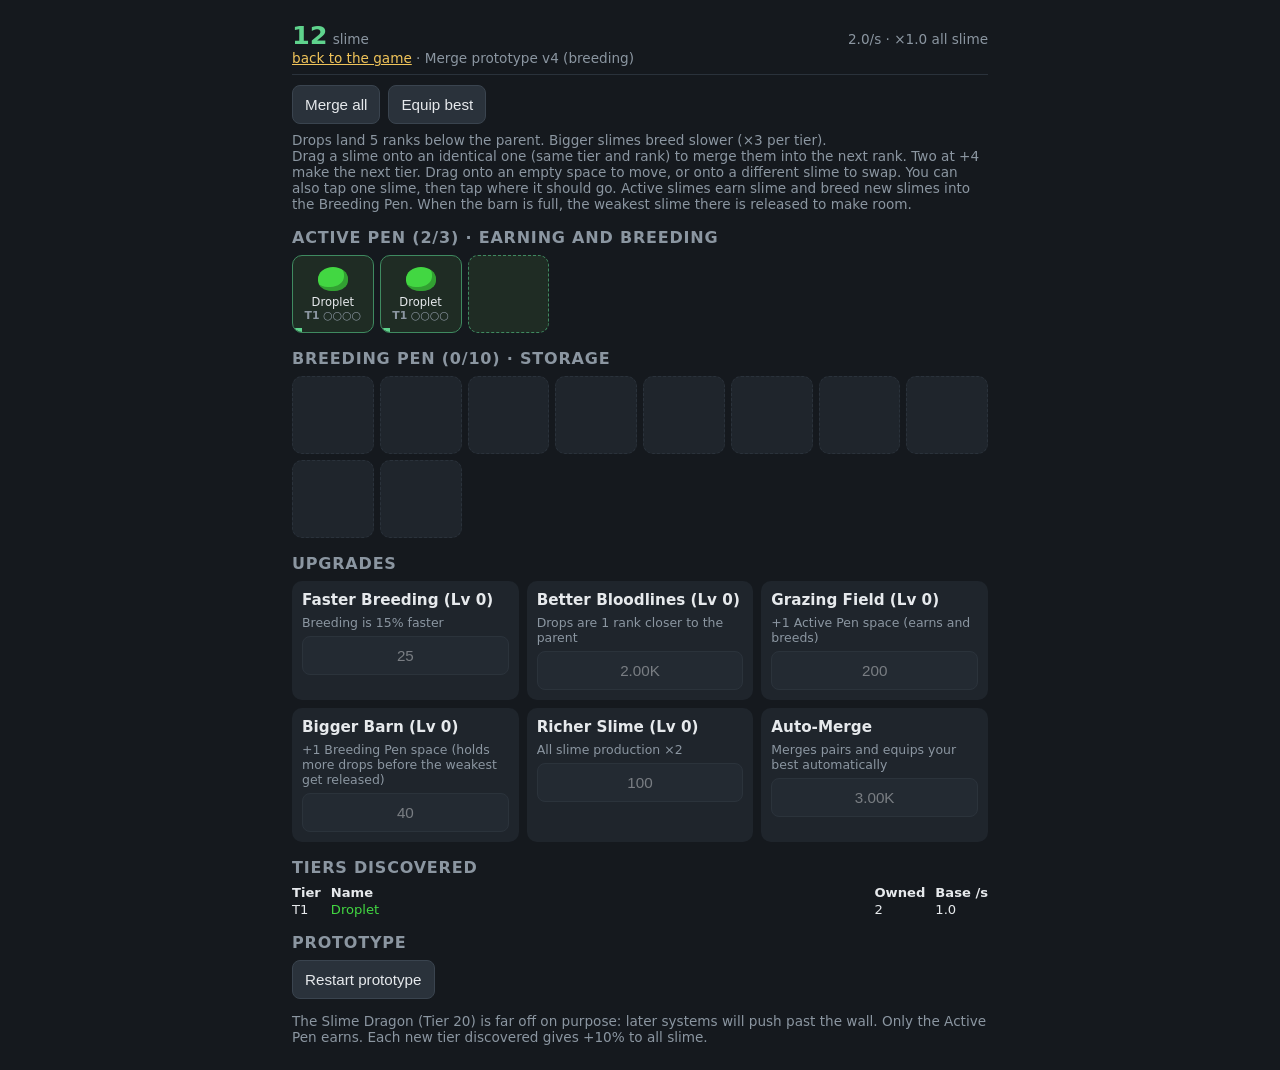
<file: merge.html>
<!DOCTYPE html>
<html lang="en">
<head>
<meta charset="utf-8">
<meta name="viewport" content="width=device-width, initial-scale=1">
<title>Slime Merge (Prototype)</title>
<style>
  :root { --bg:#15191e; --card:#1f252c; --card-2:#2a323b; --text:#e6e9ec; --dim:#8b96a1; --good:#5fd38d; --gold:#f0c45a; }
  * { box-sizing: border-box; }
  body { margin:0; font-family: system-ui, -apple-system, "Segoe UI", sans-serif; background:var(--bg); color:var(--text); }
  main { max-width: 720px; margin: 0 auto; padding: 12px; }
  header { position: sticky; top:0; background:var(--bg); padding:8px 0; z-index:2; border-bottom:1px solid var(--card-2); }
  .top { display:flex; justify-content:space-between; align-items:baseline; gap:8px; flex-wrap:wrap; }
  .slime { font-size:1.6rem; font-weight:700; color:var(--good); }
  .rate, .dim { color:var(--dim); font-size:.85rem; }
  a { color:var(--gold); }
  h2 { font-size:1rem; margin:16px 0 8px; color:var(--dim); text-transform:uppercase; letter-spacing:.05em; }
  .row { display:flex; gap:8px; flex-wrap:wrap; }
  button { background:var(--card-2); color:var(--text); border:1px solid #3a444f; border-radius:8px; padding:10px 12px; font-size:.95rem; cursor:pointer; }
  button:disabled { opacity:.45; cursor:default; }
  button.main { background:#2d6a48; border-color:#3f8a60; font-weight:600; }
  .pen { display:grid; grid-template-columns: repeat(auto-fill, minmax(78px,1fr)); gap:6px; }
  .slot { height:78px; border-radius:10px; background:var(--card); border:1px dashed var(--card-2); display:flex; flex-direction:column; align-items:center; justify-content:center; font-size:.72rem; text-align:center; padding:4px; cursor:pointer; user-select:none; }
  .slot.full { border-style:solid; }
  .slot .blob { width:30px; height:24px; border-radius:50% 50% 45% 45%; margin-bottom:4px; box-shadow: inset -4px -4px 0 rgba(0,0,0,.25); }
  .slot .tn { font-weight:700; font-size:.68rem; color:var(--dim); }
  .slot.ready { animation: glow 1s ease-in-out infinite alternate; }
  @keyframes glow { from { box-shadow:0 0 0 rgba(240,196,90,0); } to { box-shadow:0 0 10px rgba(240,196,90,.8); } }
  .slot.empty { color:var(--dim); font-size:1.4rem; }
  .slot.full { touch-action:none; position:relative; overflow:hidden; }
  .slot .bar { position:absolute; left:0; bottom:0; height:4px; background:var(--good); width:0; }
  .slot.sel { outline:2px solid var(--gold); }
  .slot.target { outline:2px dashed var(--good); }
  .pen.active-pen .slot { background:#1f2c24; border-color:#3f8a60; }
  .ghost { position:fixed; pointer-events:none; z-index:10; width:40px; height:32px; border-radius:50% 50% 45% 45%; transform:translate(-50%,-60%); opacity:.9; box-shadow: inset -4px -4px 0 rgba(0,0,0,.25), 0 4px 10px rgba(0,0,0,.5); }
  .ups { display:grid; grid-template-columns: repeat(auto-fill, minmax(210px,1fr)); gap:8px; }
  .up { background:var(--card); border-radius:10px; padding:10px; display:flex; flex-direction:column; gap:6px; }
  .up b { font-size:.95rem; } .up .dim { font-size:.78rem; }
  .tiers { font-size:.82rem; display:grid; grid-template-columns: auto 1fr auto auto; gap:2px 10px; }
  .toast { position:fixed; left:50%; bottom:20px; transform:translateX(-50%); background:#3a2f12; color:var(--gold); border:1px solid var(--gold); padding:10px 16px; border-radius:10px; opacity:0; transition:opacity .3s; pointer-events:none; }
  .toast.show { opacity:1; }
  label[hidden] { display:none; }
  label { font-size:.85rem; color:var(--dim); display:flex; align-items:center; gap:4px; }
</style>
</head>
<body>
<main>
  <header>
    <div class="top">
      <div><span class="slime" id="slime">0</span> <span class="dim">slime</span></div>
      <div class="rate"><span id="rate">0</span>/s · <span id="mult"></span></div>
    </div>
    <div class="dim"><a href="index.html">back to the game</a> · <span id="ver"></span></div>
  </header>

  <div class="row" style="margin:10px 0 8px">
    <button id="merge-all">Merge all</button>
    <button id="equip">Equip best</button>
    <label id="auto-wrap" hidden><input type="checkbox" id="auto-on" checked> Auto-Merge</label>
  </div>
  <div class="dim" id="breed-info"></div>
  <div class="dim">Drag a slime onto an identical one (same tier and rank) to merge them into the next rank. Two at +4 make the next tier. Drag onto an empty space to move, or onto a different slime to swap. You can also tap one slime, then tap where it should go. Active slimes earn slime and breed new slimes into the Breeding Pen. When the barn is full, the weakest slime there is released to make room.</div>
  <h2>Active Pen <span id="active-count"></span> · earning and breeding</h2>
  <div class="pen active-pen" id="active"></div>
  <h2>Breeding Pen <span id="barn-count"></span> · storage <span id="barn-warn" style="color:#e07a5f"></span></h2>
  <div class="pen" id="barn"></div>

  <h2>Upgrades</h2>
  <div class="ups" id="ups"></div>

  <h2>Tiers discovered</h2>
  <div class="tiers" id="tiers"></div>

  <h2>Prototype</h2>
  <div class="row"><button id="reset">Restart prototype</button></div>
  <p class="dim">The Slime Dragon (Tier 20) is far off on purpose: later systems will push past the wall. Only the Active Pen earns. Each new tier discovered gives +10% to all slime.</p>
</main>
<div class="toast" id="toast"></div>

<script src="merge-core.js?v=216"></script>
<script>
// ----- Save and load -----
const SAVE_KEY = "dragonFarmIdle_mergeproto";
const PROTO_VERSION = "Merge prototype v4 (breeding)";
let s = load();
function load() {
  try {
    const raw = localStorage.getItem(SAVE_KEY);
    if (raw) {
      const d = JSON.parse(raw), base = newMergeState();
      if (!d.active || !d.v4) throw 0;   // older prototype save: start fresh
      const st = Object.assign(base, d); st.up = Object.assign(newMergeState().up, d.up || {});
      const away = Math.min((Date.now() - (d.savedAt || Date.now())) / 1000, 8 * 3600);
      for (let t = 0; t < away; t += 10) stepMerge(st, Math.min(10, away - t));   // offline progress, up to 8 hours
      return st;
    }
  } catch (e) {}
  return newMergeState();
}
function save() { try { s.v4 = 1; s.savedAt = Date.now(); localStorage.setItem(SAVE_KEY, JSON.stringify(s)); } catch (e) {} }

// ----- Number format -----
function fmt(n) {
  if (n < 1000) return n < 10 ? n.toFixed(1) : Math.floor(n).toString();
  const units = ["", "K", "M", "B", "T", "Qa", "Qi", "Sx", "Sp", "Oc", "No"];
  const e = Math.floor(Math.log10(n) / 3);
  if (e < units.length) return (n / Math.pow(1000, e)).toFixed(2) + units[e];
  return n.toExponential(2).replace("+", "");
}
function color(i) { return `hsl(${(120 + i * 67) % 360} 65% 55%)`; }

// ----- Toast -----
let toastTimer;
function toast(msg) { const t = document.getElementById("toast"); t.textContent = msg; t.classList.add("show"); clearTimeout(toastTimer); toastTimer = setTimeout(() => t.classList.remove("show"), 2200); }
function checkDiscover() { if (s.lastDiscover != null) { toast("New tier discovered: " + tierName(s.lastDiscover) + "! +10% slime"); s.lastDiscover = null; } }

// ----- Actions -----
document.getElementById("merge-all").onclick = () => { mergeAll(s); checkDiscover(); render(); };
document.getElementById("auto-on").onchange = e => { s.autoOn = e.target.checked; };
document.getElementById("reset").onclick = () => { if (confirm("Restart the merge prototype from scratch?")) { s = newMergeState(); save(); render(); } };
document.getElementById("equip").onclick = () => { equipBest(s); render(); };

// ----- Drag and drop (mouse and touch), plus tap-to-select -----
let drag = null, selected = null;
function slotAt(x, y) { const el = document.elementFromPoint(x, y); return el && el.closest(".slot"); }
function doDrop(from, toEl) {
  const r = drop(s, from.z, from.i, toEl.dataset.z, +toEl.dataset.i);
  if (r === "merge") checkDiscover();
  render();
}
document.addEventListener("pointerdown", e => {
  const el = e.target.closest(".slot"); if (!el) return;
  drag = { z: el.dataset.z, i: +el.dataset.i, full: el.classList.contains("full"), x: e.clientX, y: e.clientY, moved: false, ghost: null };
});
window.addEventListener("pointermove", e => {
  if (!drag || !drag.full) return;
  if (!drag.moved && Math.hypot(e.clientX - drag.x, e.clientY - drag.y) > 6) {
    drag.moved = true; selected = null;
    const t = s[drag.z][drag.i];
    drag.ghost = document.createElement("div"); drag.ghost.className = "ghost"; drag.ghost.style.background = color(tierOf(t));
    document.body.appendChild(drag.ghost);
    document.querySelectorAll(".slot.full").forEach(el => { if (+el.dataset.tier === t && !(el.dataset.z === drag.z && +el.dataset.i === drag.i)) el.classList.add("target"); });
  }
  if (drag.moved) { drag.ghost.style.left = e.clientX + "px"; drag.ghost.style.top = e.clientY + "px"; }
});
window.addEventListener("pointerup", e => {
  if (!drag) return;
  const d = drag; drag = null;
  if (d.ghost) d.ghost.remove();
  document.querySelectorAll(".slot.target").forEach(el => el.classList.remove("target"));
  const target = slotAt(e.clientX, e.clientY);
  if (d.moved) { if (target) doDrop(d, target); else render(true); return; }
  // tap
  if (!target) return;
  if (selected) { const from = selected; selected = null; doDrop(from, target); return; }
  if (d.full) { selected = { z: d.z, i: d.i }; render(true); }
});
window.addEventListener("pointercancel", () => { if (drag && drag.ghost) drag.ghost.remove(); drag = null; render(true); });

document.getElementById("ups").onclick = e => { const b = e.target.closest("button[data-up]"); if (b) { upgrade(s, b.dataset.up); render(); } };

// ----- Drawing -----
let penKey = "";
function render(force) {
  document.getElementById("slime").textContent = fmt(s.slime);
  document.getElementById("rate").textContent = fmt(slimePerSec(s));
  document.getElementById("mult").textContent = "×" + fmt(prodMult(s)) + " all slime";
  document.getElementById("ver").textContent = PROTO_VERSION;

  document.getElementById("merge-all").disabled = !canMergeAny(s);
  document.getElementById("auto-wrap").hidden = !s.up.auto;
  document.getElementById("auto-on").checked = s.autoOn;
  document.getElementById("active-count").textContent = `(${s.active.filter(x => x !== null).length}/${activeSize(s)})`;
  document.getElementById("barn-count").textContent = `(${s.barn.filter(x => x !== null).length}/${barnSize(s)})`;
  document.getElementById("equip").disabled = unitCount(s) === 0;
  document.getElementById("breed-info").textContent = `Drops land ${dropGap(s)} rank${dropGap(s) > 1 ? "s" : ""} below the parent. Bigger slimes breed slower (×${MERGE.breedSlow} per tier).`;
  const full = !s.barn.includes(null);
  document.getElementById("barn-warn").textContent = full ? "· full! weakest get released" : "";

  // pens: only redraw when something changed, and never mid-drag
  fitSlots(s);
  const counts = {}; allSlimes(s).forEach(t => counts[t] = (counts[t] || 0) + 1);
  const affordable = true;
  const key = s.active.join(",") + "|" + s.barn.join(",") + "|" + affordable + "|" + JSON.stringify(selected);
  if (!drag && (key !== penKey || force)) {
    penKey = key;
    for (const z of ["active", "barn"]) {
      document.getElementById(z).innerHTML = s[z].map((t, i) => {
        if (t === null) return `<div class="slot empty" data-z="${z}" data-i="${i}"></div>`;
        const sel = selected && selected.z === z && selected.i === i ? " sel" : "";
        const r = rankOf(t), pips = "●".repeat(r) + "○".repeat(MERGE.ranks - 1 - r);
        return `<div class="slot full${counts[t] >= 2 ? " ready" : ""}${sel}" data-z="${z}" data-i="${i}" data-tier="${t}" title="${fmt(tierRate(s, t))}/s${z === "active" ? " · breeds a " + levelName(dropLevel(s, t)) + " every " + breedTime(s, t).toFixed(1) + "s" : ""}">${z === "active" ? '<div class="bar"></div>' : ""}
          <div class="blob" style="background:${color(tierOf(t))}"></div><div>${tierName(tierOf(t))}${r ? " <b>+" + r + "</b>" : ""}</div><div class="tn">T${tierOf(t) + 1} ${pips}</div></div>`;
      }).join("");
    }
  }

  document.querySelectorAll("#active .slot.full").forEach(el => {
    const i = +el.dataset.i, L = s.active[i]; const bar = el.querySelector(".bar");
    if (bar && L !== null) bar.style.width = Math.min(100, 100 * (s.timers[i] || 0) / breedTime(s, L)) + "%";
  });

  // upgrades
  const ups = Object.keys(MERGE.upgrades).map(id => {
    const u = MERGE.upgrades[id], lv = s.up[id], maxed = lv >= u.max;
    const lvText = u.max > 1 ? ` (Lv ${lv})` : (lv ? " (owned)" : "");
    return `<div class="up"><b>${u.name}${lvText}</b><span class="dim">${u.desc}</span>
      <button data-up="${id}" ${maxed || !canUpgrade(s, id) ? "disabled" : ""}>${maxed ? "Maxed" : fmt(upCost(s, id))}</button></div>`;
  }).join("");
  const upsEl = document.getElementById("ups");
  if (upsEl.dataset.k !== ups) { upsEl.innerHTML = ups; upsEl.dataset.k = ups; }

  // tiers
  let t = "<b>Tier</b><b>Name</b><b>Owned</b><b>Base /s</b>";
  for (let i = 0; i <= tierOf(s.best); i++) t += `<span>T${i + 1}</span><span style="color:${color(i)}">${tierName(i)}</span><span>${allSlimes(s).filter(x => tierOf(x) === i).length}</span><span>${fmt(tierRate(s, i * MERGE.ranks))}</span>`;
  const tEl = document.getElementById("tiers");
  if (tEl.dataset.k !== t) { tEl.innerHTML = t; tEl.dataset.k = t; }
}

// ----- Loop -----
let last = performance.now();
function frame(now) {
  const dt = Math.min((now - last) / 1000, 1); last = now;
  stepMerge(s, dt); checkDiscover(); render();
  requestAnimationFrame(frame);
}
setInterval(save, 5000);
window.addEventListener("beforeunload", save);
render(); requestAnimationFrame(frame);
</script>
</body>
</html>
</file>
<file: style.css>
/* ===== Colors and base ===== */
:root {
  --bg: #15191e;
  --card: #20262d;
  --card-2: #283039;
  --text: #e8ecf0;
  --muted: #8fa1b3;
  --green: #3f9a50;
  --blue: #2f5d8a;
  --purple: #8e5bd6;
  --red: #7a2e2e;
  --disabled: #3a4048;
}

* { box-sizing: border-box; }

body {
  margin: 0;
  font-family: system-ui, -apple-system, "Segoe UI", sans-serif;
  background: var(--bg);
  color: var(--text);
  padding-bottom: 72px; /* room for the tab bar on phones */
}

.muted { color: var(--muted); font-size: 0.8rem; }

button {
  font: inherit;
  border: none;
  border-radius: 8px;
  padding: 10px 12px;
  background: var(--green);
  color: white;
  cursor: pointer;
  touch-action: manipulation;
}
button:disabled { background: var(--disabled); color: #7d858e; cursor: default; }

.chip {
  font-size: 0.75rem;
  padding: 2px 8px;
  border-radius: 999px;
  background: var(--card-2);
  color: var(--muted);
}

/* ===== Top bar: always visible ===== */
.topbar {
  position: sticky;
  top: 0;
  z-index: 5;
  background: var(--bg);
  padding: 12px 16px 10px;
  border-bottom: 1px solid var(--card-2);
  text-align: center;
}
.title { font-size: 0.8rem; color: var(--muted); letter-spacing: 0.05em; text-transform: uppercase; }
.coins { font-size: 2rem; font-weight: 700; line-height: 1.2; }
.coins::after { content: " coins"; font-size: 0.9rem; font-weight: 400; color: var(--muted); }
.cps { color: var(--muted); font-size: 0.9rem; }

.render-goal { max-width: 560px; margin: 10px auto 0; }
.bar { height: 8px; background: var(--card); border-radius: 4px; overflow: hidden; }
.fill { height: 100%; width: 0; background: var(--purple); transition: width 0.2s; }
.render-label { margin-top: 4px; }
.render-row { display: flex; justify-content: center; align-items: center; gap: 8px; margin-top: 8px; }
.small-btn { background: var(--card-2); color: var(--text); padding: 6px 12px; font-size: 0.85rem; }
.small-btn .chip { background: var(--bg); margin-left: 4px; }
.render-btn.ready {
  box-shadow: 0 0 0 2px #b48cf0, 0 0 16px rgba(142, 91, 214, 0.6);
  animation: pulse 1.6s ease-in-out infinite;
}
@keyframes pulse { 50% { box-shadow: 0 0 0 2px #b48cf0, 0 0 26px rgba(142, 91, 214, 0.9); } }
.next-ms { margin-top: 6px; font-size: 0.75rem; }

/* ===== Milestones popup ===== */
.modal-backdrop {
  display: none; position: fixed; inset: 0; z-index: 20;
  background: rgba(0, 0, 0, 0.6); align-items: center; justify-content: center; padding: 16px;
}
.modal-backdrop.open { display: flex; }
.modal {
  background: var(--bg); border: 1px solid var(--card-2); border-radius: 12px;
  width: 100%; max-width: 440px; max-height: 80vh; overflow-y: auto; padding: 16px;
  display: grid; gap: 10px;
}
.modal-head { display: flex; justify-content: space-between; align-items: center; }

/* ===== Pop-up messages ===== */
.toasts {
  position: fixed; left: 50%; transform: translateX(-50%); bottom: 84px; z-index: 30;
  display: grid; gap: 6px; width: min(92vw, 420px); pointer-events: none;
}
.toast {
  background: var(--card-2); color: var(--text); border-radius: 8px; padding: 10px 14px;
  font-size: 0.9rem; box-shadow: 0 4px 14px rgba(0,0,0,0.4); transition: opacity 0.5s;
}
.toast.highlight { background: #3b2a5c; border: 1px solid var(--purple); }
.toast.hide { opacity: 0; }
@media (min-width: 820px) { .toasts { bottom: 24px; } }
.render-btn { background: var(--purple); padding: 6px 14px; font-size: 0.85rem; white-space: nowrap; }

/* ===== Panels ===== */
.panels { max-width: 560px; margin: 0 auto; padding: 0 12px; }
.panel { display: none; }
.panel.active { display: block; }
h2 { font-size: 1rem; margin: 16px 4px 8px; color: #c9d6e3; }

/* ===== Slime tier rows ===== */
.tiers { display: flex; flex-direction: column; gap: 8px; }
.tier-row {
  display: flex;
  align-items: center;
  gap: 10px;
  background: var(--card);
  border-radius: 10px;
  padding: 10px 12px;
}
.tier-info { flex: 1; min-width: 0; }
.tier-top { display: flex; justify-content: space-between; align-items: baseline; gap: 8px; }
.tier-top .owned { font-weight: 700; font-size: 1.05rem; }
.tier-meta { display: flex; align-items: center; gap: 6px; font-size: 0.85rem; margin-top: 2px; }
.tier-meta .mult { margin-left: auto; }
.milestone { display: flex; align-items: center; gap: 8px; margin-top: 6px; }
.mbar { flex: 1; height: 4px; background: var(--card-2); border-radius: 2px; overflow: hidden; }
.mfill { height: 100%; width: 0; background: var(--green); }
.tier-buttons { display: flex; flex-direction: column; gap: 6px; }
.tier-buttons .buy-one { min-width: 84px; font-weight: 600; }
.tier-buttons .buy-max { padding: 6px; font-size: 0.8rem; background: var(--blue); }
.tier-buttons .buy-max:disabled { background: var(--disabled); }

/* ===== Upgrade cards ===== */
.upgrades { display: grid; gap: 8px; }
.upgrade-btn {
  text-align: left;
  background: var(--card);
  border: 1px solid var(--card-2);
  padding: 12px;
}
.upgrade-btn:disabled { background: var(--card); color: var(--muted); opacity: 0.6; }
.upgrade-btn.maxed { opacity: 0.45; }
/* Affordable: bright border, lifted background, soft glow */
.upgrade-btn.affordable {
  background: #233a2a;
  border-color: var(--green);
  box-shadow: 0 0 0 1px var(--green), 0 0 12px rgba(63, 154, 80, 0.35);
}
.upgrade-btn.affordable:hover { background: #2a4733; }
.up-top { display: flex; justify-content: space-between; align-items: center; margin-bottom: 4px; }
.up-bottom { display: flex; justify-content: space-between; margin-top: 8px; font-size: 0.85rem; }
.cost-line { font-weight: 700; color: #9fe0a8; }
.upgrade-btn:disabled .cost-line { color: var(--muted); }

.reset-btn { background: var(--red); }

/* ===== Auto-buy toggle ===== */
.auto-btn { padding: 4px 6px; font-size: 0.75rem; background: var(--disabled); color: var(--muted); }
.auto-btn.on { background: #5b3f8a; color: white; }

/* ===== Essence and Render panel ===== */
.essence-line { color: #c7a6f5; font-size: 0.9rem; margin-top: 2px; }
h3 { font-size: 0.9rem; margin: 16px 4px 8px; color: var(--muted); }
.render-info { background: var(--card); border-radius: 10px; padding: 12px; display: grid; gap: 4px; }
.upgrade-btn.ess .cost-line { color: #c7a6f5; }
.upgrade-btn.ess.affordable {
  background: #2e2442;
  border-color: var(--purple);
  box-shadow: 0 0 0 1px var(--purple), 0 0 12px rgba(142, 91, 214, 0.4);
}
.upgrade-btn.ess.affordable:hover { background: #382c50; }
.milestones { list-style: none; padding: 0; margin: 0; display: grid; gap: 4px; }
.milestones li {
  display: flex; justify-content: space-between;
  background: var(--card); border-radius: 8px; padding: 8px 12px;
  font-size: 0.85rem; color: var(--muted);
}
.milestones li.done { color: var(--text); }
.milestones li.done::after { content: "✓"; color: #9fe0a8; margin-left: 8px; }
.milestones li span:last-child { margin-left: auto; }
.m-req { min-width: 90px; }

/* ===== Bottom tab bar (phones) ===== */
.tabs {
  position: fixed;
  bottom: 0; left: 0; right: 0;
  display: flex;
  background: var(--card);
  border-top: 1px solid var(--card-2);
  padding-bottom: env(safe-area-inset-bottom);
}
.tab {
  flex: 1;
  background: none;
  border-radius: 0;
  padding: 14px 0;
  color: var(--muted);
}
.tab.active { color: var(--text); box-shadow: inset 0 2px 0 var(--purple); }

/* ===== Wide screens: slimes and upgrades side by side ===== */

/* ===== Goo button and Render popup ===== */
.goo-btn {
  background: #3b2a5c; color: #f0e6ff; font-weight: 600;
  border: 1px solid #8e5bd6; display: inline-flex; align-items: center; gap: 6px;
}
.goo-btn:hover { background: #4a3572; }
.goo-chip { background: #251a3a; color: #d9c4ff; margin-left: 0; font-weight: 400; }
.chev { font-size: 1.1rem; line-height: 1; }
.dot { display: inline-block; width: 8px; height: 8px; border-radius: 50%; background: #b48cf0; margin-left: 4px; box-shadow: 0 0 6px #b48cf0; }
.subtabs { display: flex; gap: 6px; }
.subtab { flex: 1; background: var(--card); color: var(--muted); padding: 8px; font-size: 0.85rem; }
.subtab.active { background: var(--card-2); color: var(--text); box-shadow: inset 0 -2px 0 var(--purple); }
.subpanel { display: none; gap: 8px; }
.subpanel.active { display: grid; }
.modal { max-width: 480px; }

.panel-head { display: flex; justify-content: space-between; align-items: center; }
.panel-head .auto-btn { margin: 16px 4px 8px; }

/* ===== Master automation switch ===== */
.master-auto { margin-top: 8px; padding: 5px 12px; font-size: 0.8rem; background: #5b3f8a; }
.master-auto.paused { background: #8a5a1f; box-shadow: 0 0 0 1px #e0a050; }
/* While paused, individual Auto switches look dimmed */
body.auto-paused .auto-btn { opacity: 0.4; }

/* ===== Expand ===== */
.render-row { flex-wrap: wrap; }
.expand-btn {
  background: #24452c; color: #dcf5e1; font-weight: 600;
  border: 1px solid var(--green); display: inline-flex; align-items: center; gap: 6px;
}
.expand-btn:hover { background: #2d5537; }
.expand-chip { background: #16301c; color: #b9e8c2; font-weight: 400; }
.dot.green { background: #6fdc84; box-shadow: 0 0 6px #6fdc84; }
.fill.green { background: var(--green); }
.expand-action { width: 100%; margin-top: 4px; }
.expand-action.ready { box-shadow: 0 0 0 2px #6fdc84, 0 0 16px rgba(63,154,80,0.6); }
.upgrade-btn.acre .cost-line { color: #9fe0a8; }

/* ===== Auto-Render settings ===== */
.auto-render-box { background: var(--card); border-radius: 10px; padding: 10px 12px; display: grid; gap: 8px; }
.ar-row { display: flex; align-items: center; gap: 8px; justify-content: space-between; }
.ar-row select, .ar-row input, .inline-num {
  background: var(--bg); color: var(--text); border: 1px solid var(--card-2);
  border-radius: 6px; padding: 6px; font: inherit; font-size: 0.85rem;
}
.ar-row input { width: 90px; }

/* ===== Confirm dialog and settings ===== */
.modal-backdrop#confirm-modal { z-index: 25; }
.modal.confirm { max-width: 360px; }
.skip-row { display: flex; align-items: center; gap: 8px; font-size: 0.85rem; color: var(--muted); }
.skip-row input { width: 18px; height: 18px; accent-color: var(--purple); }
.confirm-buttons { display: flex; justify-content: flex-end; gap: 8px; }
.settings-list { display: grid; gap: 6px; margin-bottom: 16px; }
.setting-row {
  display: flex; justify-content: space-between; align-items: center;
  background: var(--card); border-radius: 8px; padding: 10px 12px; font-size: 0.9rem;
}
.setting-row .auto-btn { min-width: 52px; }

/* ===== Farm plots ===== */
.farm-note { margin: 0 4px 8px; }
.plots { display: grid; grid-template-columns: 1fr 1fr; gap: 8px; }
.plot {
  background: var(--card); border: 1px solid var(--card-2); border-radius: 10px;
  padding: 10px; display: grid; gap: 6px; align-content: start; min-height: 110px;
}
.plot.empty, .plot.locked { place-items: center; align-content: center; text-align: center; border-style: dashed; }
.plot.choosing { grid-column: 1 / -1; }
.plot-head { display: flex; justify-content: space-between; align-items: center; gap: 6px; }
.plot-buttons { display: flex; gap: 6px; margin-top: 4px; }
.plot-buttons .lvl-btn { flex: 1; font-size: 0.8rem; padding: 8px 6px; background: #5b3f8a; }
.plot-buttons .lvl-btn:disabled { background: var(--disabled); }
.plot-buttons .remove { font-size: 0.75rem; }
.place-btn, .buy-plot { font-size: 0.85rem; padding: 8px 10px; }
.plot-option { text-align: left; background: var(--card-2); padding: 10px; }
.plot-option:disabled { opacity: 0.5; }

.farm-notice {
  display: inline-block; margin-top: 4px; padding: 3px 10px; border-radius: 999px;
  background: #24452c; color: #b9e8c2; font-size: 0.8rem; border: 1px solid var(--green);
}

/* Full tier: Buy button shows "Full" */
.tier-row.full .buy-one:disabled { background: #24452c; color: #b9e8c2; }

#confirm-text { white-space: pre-line; }

/* ===== Save code ===== */
.save-code-box { background: var(--card); border-radius: 10px; padding: 12px; display: grid; gap: 8px; margin-bottom: 16px; }
.save-buttons { display: flex; gap: 8px; }
.save-code-box textarea {
  width: 100%; resize: vertical; background: var(--bg); color: var(--text);
  border: 1px solid var(--card-2); border-radius: 6px; padding: 8px; font: 0.75rem monospace; word-break: break-all;
}

/* Progress bar along the bottom of the Render button: next +1 Goo */
.render-btn { position: relative; overflow: hidden; padding-bottom: 10px; }
.render-next { position: absolute; left: 0; right: 0; bottom: 0; height: 5px; background: rgba(0,0,0,0.45); }
#render-next-fill { display: block; height: 100%; width: 0; background: #ffffff; box-shadow: 0 0 6px #fff; transition: width 0.2s; }
.render-btn:disabled .render-next { display: none; }

/* Next-Acre bar on the Expand button */
.expand-action { position: relative; overflow: hidden; padding-bottom: 12px; }
.expand-action:disabled .render-next { display: none; }
#expand-next-fill { display: block; height: 100%; width: 0; background: #ffffff; box-shadow: 0 0 6px #fff; transition: width 0.2s; }

.grow-hint { font-style: italic; }
.subtab .auto-btn { margin-left: 6px; padding: 2px 6px; font-size: 0.7rem; }
.plot-option .opt-cost { font-size: 0.8rem; color: #9fe0a8; font-weight: 600; }
.plot-option:disabled .opt-cost { color: var(--muted); }

.latest-update { font-size: 0.8rem; color: var(--muted); margin: 0 4px 10px; }
.latest-update span { color: var(--text); }

.reset-row { display: flex; gap: 8px; flex-wrap: wrap; }
.reset-note { margin-top: 6px; }

/* ===== All buildings list ===== */
.catalog { margin-top: 12px; background: var(--card); border-radius: 10px; padding: 10px 12px; }
.catalog summary { cursor: pointer; font-weight: 600; }
.catalog-list { display: grid; gap: 6px; margin-top: 8px; }
.catalog-item { background: var(--card-2); border-radius: 8px; padding: 8px 10px; display: grid; gap: 2px; }
.catalog-item.placed .status { background: #24452c; color: #b9e8c2; }

/* ===== Resets tab ===== */
.settings-tabs { margin-bottom: 8px; }
.reset-card { background: var(--card); border-radius: 10px; padding: 10px 12px; display: grid; gap: 4px; margin-bottom: 8px; }
.reset-card.danger { border: 1px solid var(--red); }

/* Expand action in the top bar */
#expand-row { margin-top: 6px; }
#expand-row .expand-action { width: auto; margin-top: 0; padding: 6px 14px 10px; font-size: 0.85rem; white-space: nowrap; }
#expand-row .expand-action.ready { box-shadow: 0 0 0 2px #6fdc84, 0 0 16px rgba(63,154,80,0.6); }

/* ===================== Tab layout (mobile and PC) ===================== */
/* Top bar actions: Goo chip, Render, Acres chip, automation icon */
.action-row { display: flex; align-items: center; justify-content: center; gap: 6px; margin-top: 8px; flex-wrap: nowrap; }
.chip-btn {
  display: inline-flex; align-items: center; gap: 4px; white-space: nowrap;
  padding: 6px 10px; font-size: 0.8rem; border-radius: 999px; font-weight: 600;
}
.chip-btn.goo-btn { background: #3b2a5c; color: #e3d2ff; border: 1px solid #8e5bd6; }
.chip-btn.expand-btn { background: #24452c; color: #dcf5e1; border: 1px solid var(--green); }
.icon-btn { background: var(--card-2); color: var(--text); padding: 6px 10px; font-size: 0.9rem; border-radius: 999px; }
.icon-btn.paused { background: #8a5a1f; box-shadow: 0 0 0 1px #e0a050; }
.render-btn { flex: 0 1 auto; }

/* Expand card on the Farm tab, right above the slimes */
.expand-card { background: var(--card); border: 1px solid #2c5135; border-radius: 10px; padding: 10px 12px; display: grid; gap: 4px; margin-top: 12px; }
.expand-card .expand-action { width: 100%; margin-top: 0; }

/* Compact slime rows: one line per tier, thin milestone bar underneath */
.tiers { display: flex; flex-direction: column; gap: 6px; }
.tier-row { display: block; background: var(--card); border-radius: 8px; padding: 6px 8px 4px; }
.tier-line { display: flex; align-items: center; gap: 8px; }
.tier-name { display: flex; flex-direction: column; min-width: 64px; line-height: 1.15; }
.tier-name strong { font-size: 0.75rem; color: var(--muted); font-weight: 600; }
.tier-name .owned { font-weight: 700; font-size: 0.95rem; }
.tier-mid { flex: 1; min-width: 0; display: flex; flex-direction: column; line-height: 1.2; font-size: 0.8rem; }
.tier-detail { font-size: 0.7rem; white-space: nowrap; overflow: hidden; text-overflow: ellipsis; }
.tier-row .tier-buttons { display: flex; flex-direction: row; gap: 4px; align-items: center; }
.tier-row .tier-buttons button { padding: 6px 8px; font-size: 0.78rem; }
.tier-row .tier-buttons .buy-one { min-width: 70px; }
.tier-row .tier-buttons .buy-max { background: var(--blue); }
.tier-row .tier-buttons .buy-max:disabled { background: var(--disabled); }
.tier-row .tier-buttons .auto-btn { padding: 6px 6px; font-size: 0.7rem; }
.tier-row .mbar { height: 3px; margin-top: 4px; flex: none; }

/* Upgrade grids get more columns when there's room */
.upgrades.wide { grid-template-columns: repeat(auto-fill, minmax(240px, 1fr)); }

/* PC: same tabs, more room. Farm tab shows slimes and coin upgrades side by side. */
.panels { max-width: 560px; }
@media (min-width: 820px) {
  .panels { max-width: 1100px; }
  .farm-layout { display: grid; grid-template-columns: 3fr 2fr; gap: 20px; align-items: start; }
  .tier-row { padding: 8px 12px 6px; }
  .tier-detail { font-size: 0.78rem; }
  .plots { grid-template-columns: repeat(auto-fill, minmax(220px, 1fr)); }
}

@media (max-width: 500px) { .tier-detail .makes { display: none; } }
.expand-card .expand-action:disabled { padding: 6px 10px 8px; font-size: 0.85rem; }

/* ===================== Compact top bar ===================== */
.topbar { text-align: left; padding: 10px 12px 8px; }
.topbar > * { max-width: 560px; margin-left: auto; margin-right: auto; }
.top-main { display: flex; align-items: center; justify-content: space-between; gap: 10px; }
.top-left { min-width: 0; }
.topbar .coins { font-size: 1.5rem; line-height: 1.15; white-space: nowrap; }
.topbar .coins::after { font-size: 0.8rem; }
.topbar .cps { font-size: 0.8rem; }
.top-actions { display: flex; gap: 10px; flex-shrink: 0; }
.big-act {
  position: relative; overflow: hidden; display: flex; flex-direction: column; align-items: center;
  min-width: 96px; padding: 7px 12px 11px; border-radius: 10px; line-height: 1.2; white-space: nowrap;
  animation: none; box-shadow: none;
}
.big-act .act-name { font-size: 0.95rem; font-weight: 700; }
.big-act .act-sub { font-size: 0.75rem; font-weight: 500; opacity: 0.85; }
.render-big { background: #4a3584; color: #ece4ff; border: 1px solid #9d7be6; }
.render-big.ready { box-shadow: none; animation: none; border-color: #c2a8ff; }
.render-big:disabled { background: var(--card-2); color: var(--muted); border-color: var(--card-2); }
.expand-big { background: #17301d; color: #c6efcf; border: 1.5px solid #4fb864; }
.big-act .render-next { height: 4px; }
#top-expand-fill { display: block; height: 100%; width: 0; background: #ffffff; transition: width 0.2s; }
#render-next-fill { box-shadow: none; }
.topbar #render-progress { margin-top: 6px; }
.topbar #render-progress .bar { height: 6px; }
.topbar .render-label { font-size: 0.75rem; margin-top: 2px; }
.info-line { display: flex; align-items: center; gap: 6px; margin-top: 6px; flex-wrap: wrap; font-size: 0.8rem; }
.info-chip {
  display: inline-flex; align-items: center; gap: 4px; padding: 3px 9px; border-radius: 999px;
  font-size: 0.78rem; font-weight: 500; background: var(--card); color: var(--muted); border: 1px solid var(--card-2);
}
.info-chip b { color: var(--text); font-weight: 700; }
.goo-chip b { color: #d6c2ff; }
.acre-chip b { color: #a9e6b4; }
.info-line .dot { box-shadow: none; width: 7px; height: 7px; }
.info-line .farm-notice { margin-top: 0; padding: 2px 8px; font-size: 0.75rem; }
.info-line .icon-btn { margin-left: auto; padding: 3px 10px; font-size: 0.8rem; }
@media (max-width: 380px) { .big-act { min-width: 84px; padding: 6px 9px 10px; } .topbar .coins { font-size: 1.3rem; } }
.info-line .icon-btn { font-size: 0.95rem; padding: 2px 10px; }
@media (min-width: 820px) { .topbar > * { max-width: 1076px; } }
.expand-big:disabled { background: var(--card-2); color: var(--muted); border: 1.5px solid var(--card-2); }
.expand-big:disabled #top-expand-fill { background: #4fb864; }
#render-progress.expand-mode .fill { background: #4fb864; }

/* ===== Stats ===== */
.stats-box { background: var(--card); border-radius: 10px; padding: 8px 12px; margin-bottom: 10px; }
.stat-row { display: flex; justify-content: space-between; gap: 10px; padding: 4px 0; font-size: 0.85rem; border-bottom: 1px solid var(--card-2); }
.stat-row:last-child { border-bottom: none; }
.stat-row span { color: var(--muted); }
.stat-row b { text-align: right; font-weight: 600; }
.table-wrap { overflow-x: auto; background: var(--card); border-radius: 10px; padding: 6px 8px; margin-bottom: 12px; }
.stats-table { width: 100%; border-collapse: collapse; font-size: 0.8rem; }
.stats-table th { text-align: left; color: var(--muted); font-weight: 600; padding: 4px 6px; }
.stats-table td { padding: 4px 6px; border-top: 1px solid var(--card-2); white-space: nowrap; }
#stats-text { width: 100%; margin: 8px 0 12px; background: var(--bg); color: var(--text); border: 1px solid var(--card-2); border-radius: 6px; padding: 8px; font: 0.75rem monospace; }
.small { font-size: 0.75rem; }

/* ===== Auto-handled: steady look, no flashing while an autobuyer is running ===== */
.tier-row.auto-handled .tier-buttons .buy-one,
.tier-row.auto-handled .tier-buttons .buy-max { background: var(--card-2); color: var(--muted); opacity: 1; }
.tier-row.auto-handled.full .tier-buttons .buy-one { background: #24452c; color: #b9e8c2; }
.upgrade-btn.auto-handled,
.upgrade-btn.auto-handled:disabled,
.upgrade-btn.auto-handled.affordable,
.upgrade-btn.ess.auto-handled.affordable { background: var(--card); border-color: var(--card-2); box-shadow: none; opacity: 1; color: var(--text); }
.upgrade-btn.auto-handled .cost-line,
.upgrade-btn.auto-handled:disabled .cost-line { color: var(--muted); }
.upgrade-btn.auto-handled.maxed { opacity: 0.45; }

.up-note { font-size: 0.75rem; font-style: italic; margin-top: 2px; }
.hs-last { font-size: 0.75rem; margin-top: 2px; }
.lock-note { font-size: 0.8rem; color: var(--text); margin-top: 4px; }

/* ===== Market ===== */
.sell-big { background: #4a3a10; color: #ffe9b0; border: 1.5px solid #d9a93c; }
.scale-chip b { color: #f3cf74; }
.upgrade-btn.market .cost-line { color: #f3cf74; }
.upgrade-btn.market.affordable { background: #3a3014; border-color: #d9a93c; box-shadow: 0 0 0 1px #d9a93c; }
.upgrade-btn.market.affordable:hover { background: #45391a; }
.speed-btn { margin-left: auto; font-weight: 700; font-size: 0.8rem; }
.speed-btn + .icon-btn { margin-left: 4px; }
.speed-btn.on { background: #1f4a6e; color: #cfe8ff; box-shadow: 0 0 0 1px #6fb3ea; }
#panel-market .render-info .auto-btn { margin-top: 4px; }

/* =====================================================================
   Visual cleanup: one color per layer, one card style, no glows
   Slimes = green, Goo = purple, Estate = amber, Market = gold
   ===================================================================== */
:root {
  --line: #2b323b;
  --slime: #4fb864;  --slime-bg: #1c2b21;  --slime-text: #c6efcf;
  --goo: #9d7be6;    --goo-bg: #251f35;    --goo-text: #ddd0fb;
  --estate: #d19a52; --estate-bg: #2d2416; --estate-text: #f2d6ae;
  --market: #d9a93c; --market-bg: #2e2712; --market-text: #f6e0a6;
}

/* One card style everywhere */
.upgrade-btn, .tier-row, .plot, .catalog-item, .milestones li, .render-info, .reset-card,
.expand-card, .auto-render-box, .stats-box, .table-wrap, .save-code-box, .ms-box, .catalog {
  background: var(--card); border: 1px solid var(--line); border-radius: 10px; box-shadow: none;
}
.milestones li { border-radius: 8px; }
.plot.empty, .plot.locked { border-style: dashed; }
.render-info { padding: 12px; }

/* Affordable: solid layer-colored border, faint tint, no glow */
.upgrade-btn.affordable,
.upgrade-btn.affordable:hover { background: var(--slime-bg); border-color: var(--slime); box-shadow: none; }
.upgrade-btn.ess.affordable,
.upgrade-btn.ess.affordable:hover { background: var(--goo-bg); border-color: var(--goo); box-shadow: none; }
.upgrade-btn.acre.affordable,
.upgrade-btn.acre.affordable:hover { background: var(--estate-bg); border-color: var(--estate); box-shadow: none; }
.upgrade-btn.market.affordable,
.upgrade-btn.market.affordable:hover { background: var(--market-bg); border-color: var(--market); box-shadow: none; }
.cost-line { color: var(--slime-text); }
.upgrade-btn.ess .cost-line { color: var(--goo-text); }
.upgrade-btn.acre .cost-line { color: var(--estate-text); }
.upgrade-btn.market .cost-line { color: var(--market-text); }
.upgrade-btn:disabled .cost-line { color: var(--muted); }

/* Estate buildings use the Estate color */
.plot-buttons .lvl-btn { background: #5a4220; color: var(--estate-text); }
.plot-buttons .lvl-btn:disabled { background: var(--disabled); color: #7d858e; }
.place-btn { background: #5a4220; color: var(--estate-text); }
.catalog-item.placed .status { background: var(--estate-bg); color: var(--estate-text); }
#panel-acres .fill, .fill.green { background: var(--estate); }

/* No glows or pulsing anywhere */
.dot { box-shadow: none !important; width: 7px; height: 7px; background: var(--goo); }
.dot.green, .dot.estate { background: var(--estate); }
.dot.gold { background: var(--market); }
#render-next-fill, #expand-next-fill, #top-expand-fill { box-shadow: none; }
.render-btn.ready, #expand-row .expand-action.ready, .big-act { box-shadow: none; animation: none; }
.toast { box-shadow: none; border: 1px solid var(--line); }
.icon-btn.paused { box-shadow: none; border: 1px solid #e0a050; }
.speed-btn.on { box-shadow: none; border: 1px solid #6fb3ea; }

/* Header chips match their layer */
.goo-chip b { color: var(--goo-text); }
.acre-chip b { color: var(--estate-text); }
.scale-chip b { color: var(--market-text); }

/* Farm sub-tabs (Slimes / Goo / Estate) */
.subnav { display: flex; gap: 4px; margin-top: 8px; background: #1b1f26; border: 1px solid var(--line); border-radius: 10px; padding: 3px; }
.subnav-btn { flex: 1; position: relative; background: transparent; color: var(--muted); padding: 7px 0; border-radius: 7px; font-size: 0.88rem; font-weight: 600; }
.subnav-btn.active[data-panel="panel-slimes"] { background: var(--slime-bg); color: var(--slime-text); }
.subnav-btn.active[data-panel="panel-goo"] { background: var(--goo-bg); color: var(--goo-text); }
.subnav-btn.active[data-panel="panel-acres"] { background: var(--estate-bg); color: var(--estate-text); }
.subnav-btn .dot { position: absolute; top: 6px; right: 10px; margin: 0; }

/* Bottom tabs: tier color on the active tab */
.tab { position: relative; font-weight: 600; }
.tab.active { box-shadow: inset 0 2px 0 var(--slime); }
.tab.active[data-tier="market"] { box-shadow: inset 0 2px 0 var(--market); }
.tab.active[data-tier="settings"] { box-shadow: inset 0 2px 0 var(--muted); }
.tab .dot { position: absolute; top: 10px; margin-left: 4px; }

/* Section headers and collapsible milestone lists */
.section-head { display: flex; justify-content: space-between; align-items: center; margin: 16px 4px 8px; }
.section-head h3 { margin: 0; font-size: 0.95rem; color: var(--text); display: flex; align-items: center; gap: 6px; }
.section-head h3 .dot { margin-left: 2px; }
.ms-box { margin-top: 14px; padding: 0; }
.ms-box summary { cursor: pointer; padding: 11px 12px; font-weight: 600; display: flex; align-items: center; gap: 8px; list-style: none; }
.ms-box summary::-webkit-details-marker { display: none; }
.ms-box summary::after { content: "▾"; margin-left: auto; color: var(--muted); }
.ms-box[open] summary::after { content: "▴"; }
.ms-box > .muted { padding: 0 12px 8px; }
.ms-box .milestones { padding: 0 10px 10px; }
.ms-box .milestones li { background: var(--card-2); border-color: transparent; }
#panel-goo .milestones li.done::after { color: var(--goo-text); }
#panel-acres .milestones li.done::after { color: var(--estate-text); }
#panel-market .milestones li.done::after { color: var(--market-text); }
h2 { color: var(--text); font-size: 0.95rem; }
.ms-next { color: var(--muted); font-weight: 400; font-size: 0.78rem; margin-left: auto; text-align: right; overflow: hidden; text-overflow: ellipsis; white-space: nowrap; max-width: 55%; }
.ms-box summary::after { margin-left: 8px; }
.render-info + .ms-box { margin-top: 8px; }
.ms-box summary { white-space: nowrap; }
.ms-next { max-width: 62%; }

/* Expand button requirements: farm full + Goo */
.big-act .act-sub .req { display: block; font-size: 0.7rem; line-height: 1.25; opacity: 0.8; }
.big-act .act-sub .req.ok { opacity: 1; color: var(--slime-text); }
.goo-reserve { margin: -4px 4px 8px; }

/* ===== Automation tab ===== */
.auto-list { display: grid; gap: 6px; }
.auto-row { display: flex; justify-content: space-between; align-items: center; gap: 10px; background: var(--card); border: 1px solid var(--line); border-radius: 10px; padding: 9px 12px; font-size: 0.9rem; }
.auto-row .auto-btn { min-width: 52px; padding: 6px 10px; font-size: 0.8rem; }
.auto-row .auto-btn.mode { min-width: 86px; background: var(--card-2); color: var(--text); }
.auto-ctrls { display: flex; gap: 6px; }
.auto-note { margin: -2px 4px 8px; }
.set-all { display: flex; gap: 4px; }
.set-all .auto-btn { background: var(--card-2); color: var(--text); padding: 4px 8px; }
#panel-auto .auto-render-box { margin: 0; }
.dot.auto { background: #6fb3ea; }
.tab.active[data-tier="auto"] { box-shadow: inset 0 2px 0 #6fb3ea; }
/* Buy mode button on slime rows */
.tier-buttons .mode-btn { min-width: 46px; background: var(--card-2); color: var(--text); font-size: 0.8rem; padding: 6px; }
#panel-auto .auto-btn { min-width: 52px; }

/* Automation tab: clear, tappable buttons */
body.auto-paused #panel-auto .auto-btn { opacity: 1; }
#panel-auto .auto-btn { border: 1px solid #56606d; background: transparent; color: var(--text); font-weight: 600; padding: 6px 12px; font-size: 0.82rem; }
#panel-auto .auto-btn.on { background: #1f4a6e; border-color: #6fb3ea; color: #e6f3ff; }
#panel-auto .auto-btn.mode, #panel-auto .set-all .auto-btn { background: var(--card-2); border-color: #56606d; color: var(--text); }
#panel-auto .auto-btn:active { transform: scale(0.97); }
.paused-note { margin-top: 8px; padding: 8px 12px; border-radius: 10px; border: 1px solid #e0a050; color: #f3d3a0; background: #2f2414; font-size: 0.85rem; }
#panel-auto .auto-btn.mode { min-width: 108px; }

/* Slimes buy switch */
.buy-mode { background: var(--card-2); color: var(--text); border: 1px solid #56606d; font-weight: 600; padding: 5px 12px; font-size: 0.82rem; }

/* Automation indicator: thin blue left edge + ⟳ on the button or level (still, no animation) */
.tier-row.auto-handled, .upgrade-btn.auto-handled:not(.maxed) { box-shadow: inset 3px 0 0 #4a86b8; }
.tier-row.auto-handled:not(.full) .buy-one .cost::before { content: "⟳ "; color: #9cc8ec; }
.upgrade-btn.auto-handled:not(.maxed) .lvl::after { content: " ⟳"; color: #9cc8ec; }
.auto-icon { color: #9cc8ec; }
.tab { white-space: nowrap; font-size: 0.88rem; padding-left: 2px; padding-right: 2px; }

.jump-ctrls { display: flex; gap: 6px; align-items: center; }
.jump-ctrls input { width: 64px; background: var(--bg); color: var(--text); border: 1px solid var(--line); border-radius: 6px; padding: 6px; }

.inline-num { width: 4.5em; padding: 2px 6px !important; margin: 0 2px; }

/* Market: Stall and Upgrade Path */
.egg-card .bar { margin-top: 8px; background: var(--bg); }
.fill.egg { background: var(--market); }
.path-row { margin-bottom: 10px; }
.path-row.locked { opacity: 0.5; }
.path-head { display: flex; align-items: baseline; gap: 8px; margin: 6px 2px; font-size: 0.9rem; }
.path-head .path-cost { margin-left: auto; color: var(--market-text); font-weight: 700; }
.path-nodes { display: grid; grid-template-columns: repeat(auto-fit, minmax(110px, 1fr)); gap: 6px; }
.path-nodes .upgrade-btn { padding: 8px; font-size: 0.85rem; }
.upgrade-btn.owned { border-color: var(--market); opacity: 1; background: var(--card); }
.upgrade-btn.owned .cost-line { color: var(--market-text); }
.upgrade-btn.soon { opacity: 0.4; border-style: dashed; }
.upgrade-btn.owned:disabled { color: var(--text); }
.respec { margin-left: auto; display: flex; align-items: center; gap: 6px; font-size: 0.75rem; }
.section-head h3 { white-space: nowrap; }

/* ===== Layout pass 1: compact header and panels ===== */
.topbar { padding: 8px 12px 6px; }
.topbar .coins { font-size: 1.35rem; }
.big-act { min-width: 82px; padding: 5px 10px 8px; border-radius: 9px; }
.big-act .act-name { font-size: 0.88rem; }
.big-act .act-sub { font-size: 0.72rem; }
.topbar #render-progress { margin-top: 6px; }
.topbar #render-progress .bar { position: relative; height: 16px; border-radius: 8px; }
.bar-label { position: absolute; inset: 0; display: flex; align-items: center; justify-content: center;
  font-size: 0.7rem; font-weight: 600; color: var(--text); white-space: nowrap; overflow: hidden; text-shadow: 0 0 3px #000; }
.info-line { margin-top: 6px; gap: 5px; }
.info-line .speed-btn { margin-left: auto; }
.subnav { margin-top: 6px; padding: 2px; }
.subnav-btn { padding: 5px 0; font-size: 0.82rem; }
/* Intro lines: one slim row, no card */
.render-info { background: transparent; border: none; padding: 8px 4px 0; display: flex; align-items: baseline; gap: 6px; flex-wrap: wrap; font-size: 0.9rem; }
.render-info + .ms-box { margin-top: 6px; }
.auto-master { align-items: center; justify-content: space-between; background: var(--card); border: 1px solid var(--line); border-radius: 10px; padding: 8px 12px; margin-top: 10px; }
.ms-box summary { padding: 8px 12px; }
.section-head { margin: 12px 4px 6px; }
/* Messages: small strip just above the bottom tabs, latest two only */
.toasts { bottom: 60px; gap: 4px; }
.toast { padding: 6px 10px; font-size: 0.8rem; border-radius: 7px; }
.top-actions { align-items: center; gap: 8px; }
.info-line .speed-btn { padding: 2px 9px; font-size: 0.8rem; }
.top-left { flex: 1; min-width: 0; overflow: hidden; }
/* Farm capacity card: only the next-Acre line, as slim text */
#expand-row { background: transparent; border: none; padding: 6px 4px 0; }
#expand-row #expand-text, #expand-row #grow-hint, #expand-row #expand-action { display: none; }

/* ===== Layout pass 2: compact rows ===== */
.upgrades { gap: 5px; }
.upgrades.wide { grid-template-columns: 1fr; }
.upgrade-btn.urow, .plot.plot-row { display: flex; align-items: center; gap: 10px; padding: 7px 10px; text-align: left; }
.urow .ur-main, .plot-row .ur-main { flex: 1; min-width: 0; }
.ur-top { display: flex; align-items: baseline; gap: 6px; font-size: 0.9rem; }
.ur-top .lvl { font-size: 0.72rem; color: var(--muted); font-weight: 600; }
.ur-sub { font-size: 0.74rem; line-height: 1.3; margin-top: 1px; }
.ur-sub .eff { color: var(--text); font-weight: 600; }
.ur-extra { font-size: 0.7rem; margin-top: 1px; }
.ur-extra:empty { display: none; }
.urow .cost-line { flex-shrink: 0; min-width: 64px; text-align: center; font-size: 0.8rem; padding: 5px 8px;
  border-radius: 7px; background: var(--bg); border: 1px solid var(--line); }
.urow.affordable .cost-line { border-color: currentColor; }
.urow.maxed, .urow.owned { opacity: 0.6; }
.plots { grid-template-columns: 1fr; gap: 5px; }
.plot.plot-row .lvl-btn { flex-shrink: 0; min-width: 86px; padding: 6px 8px; font-size: 0.78rem; }
.plot.empty, .plot.locked { padding: 8px 10px; display: flex; align-items: center; justify-content: space-between; gap: 8px; text-align: left; }
.plot .lock-note { font-size: 0.72rem; }
.auto-row { padding: 6px 10px; }
.auto-list { gap: 5px; }
.milestones li { padding: 6px 10px; font-size: 0.82rem; }
@media (min-width: 820px) { .upgrades.wide { grid-template-columns: 1fr 1fr; } .plots { grid-template-columns: 1fr 1fr; } }
.plot.plot-row, .plot.empty, .plot.locked { min-height: 0; }
.plot.empty .place-btn, .plot.locked .buy-plot { padding: 6px 10px; font-size: 0.78rem; }
.auto-row { padding: 5px 10px; }
.auto-row .auto-btn { padding: 5px 9px; }

/* ===== Icons ===== */
.tier-icon { display: flex; align-items: center; flex-shrink: 0; }
.slime-icon { display: block; }
.ico { width: 14px; height: 14px; vertical-align: -2px; margin-right: 3px; flex-shrink: 0; }
.info-chip { display: inline-flex; align-items: center; gap: 2px; }

/* ===== Slime pens: wooden fence along the top and bottom of each slime row ===== */
.tier-row {
  --rail: #6b5034; --post: #8f6c43;
  border: 1px solid #3f3122;
  padding: 10px 8px 9px;
  background:
    linear-gradient(var(--rail), var(--rail)) left 0 top 3px / 100% 2px no-repeat,
    repeating-linear-gradient(90deg, var(--post) 0 4px, transparent 4px 28px) left 10px top 0 / 100% 7px no-repeat,
    linear-gradient(var(--rail), var(--rail)) left 0 bottom 3px / 100% 2px no-repeat,
    repeating-linear-gradient(90deg, var(--post) 0 4px, transparent 4px 28px) left 10px bottom 0 / 100% 7px no-repeat,
    var(--card);
}
.tier-row .mbar { margin-top: 5px; }

/* ===== Tab and row icons ===== */
.bld-icon, .row-icon { flex-shrink: 0; display: flex; align-items: center; justify-content: center; }
.bld-icon svg { width: 30px; height: 30px; }
.row-icon svg { width: 18px; height: 18px; }
.urow .row-icon .ico { width: 18px; height: 18px; margin: 0; }
.plot.unbuilt .bld-icon { opacity: 0.45; filter: grayscale(0.6); }
.plot.unbuilt .ur-top strong { color: var(--muted); }
.plot.locked { justify-content: flex-start; }
.tab, .subnav-btn { display: inline-flex; align-items: center; justify-content: center; gap: 5px; }
.tab .slime-icon, .subnav-btn .slime-icon { flex-shrink: 0; }
.subnav-btn .ico, .tab .ico { margin-right: 0; width: 15px; height: 15px; }
.subnav-btn .ico svg { width: 15px; height: 15px; display: block; }
.subnav-btn:not(.active) .ico, .subnav-btn:not(.active) .slime-icon, .tab:not(.active) svg { opacity: 0.6; }
.upgrade-btn.market .row-icon svg { width: 26px; height: 26px; }

/* ===== Market sub-tabs and Sales overview ===== */
.subnav-btn.active[data-panel="panel-market"], .subnav-btn.active[data-panel="panel-stall"], .subnav-btn.active[data-panel="panel-path"] { background: var(--market-bg); color: var(--market-text); }
.market-summary { background: var(--card); border: 1px solid var(--line); border-radius: 10px; padding: 8px 12px; margin-top: 8px; display: grid; gap: 6px; font-size: 0.85rem; }
.ms-row { display: flex; justify-content: space-between; gap: 8px; }
.ms-row strong { color: var(--market-text); }
.ms-bonus #market-bonuses { margin-top: 2px; line-height: 1.4; }
.section-head > .muted { font-size: 0.75rem; }

/* ===== Buildings as plots of land ===== */
.plots { grid-template-columns: 1fr 1fr; gap: 8px; }
.plot.plot-row, .plot.locked {
  display: flex; flex-direction: column; align-items: center; text-align: center; gap: 4px;
  padding: 12px 8px 8px; border-radius: 10px;
  background: #241d16; border: 1px solid #4a3a28; box-shadow: inset 0 5px 0 #355a33;
}
.plot.plot-row .bld-icon svg, .plot.locked .bld-icon svg { width: 42px; height: 42px; }
.plot.plot-row .ur-main, .plot.locked .ur-main { width: 100%; }
.plot.plot-row .ur-top, .plot.locked .ur-top { justify-content: center; }
.plot.plot-row .ur-sub, .plot.locked .ur-sub { font-size: 0.72rem; }
.plot.plot-row .lvl-btn { width: 100%; margin-top: auto; }
.plot.locked { border-style: dashed; background: #1d1813; box-shadow: none; justify-content: center; }
.plot.unbuilt { background: #1f1913; box-shadow: inset 0 5px 0 #2b3f29; }
@media (min-width: 820px) { .plots { grid-template-columns: repeat(4, 1fr); } }
#render-progress.sell-mode .fill { background: var(--market); }

/* ===== Automation stars ===== */
.star-list { display: flex; flex-wrap: wrap; gap: 5px; align-items: center; margin: 6px 2px 0; font-size: 0.78rem; }
.star-chip { padding: 3px 8px; font-size: 0.75rem; border-radius: 999px; background: var(--card-2); color: var(--muted); }
.star-chip.on { background: #3a3014; color: #f3cf74; }
.inline-sel { background: var(--bg); color: var(--text); border: 1px solid var(--card-2); border-radius: 6px; padding: 2px 4px; font: inherit; font-size: 0.75rem; }
.inline-sel { width: auto; max-width: 110px; }
#ar-value { min-width: 0; }

/* ===== Contracts and Premium Shelf ===== */
.contract-row { display: flex; align-items: center; gap: 10px; padding: 8px 10px; background: var(--card); border: 1px solid var(--line); border-radius: 10px; }
.contract-row .ct-reward { color: var(--market-text); margin-top: 2px; }
.contract-row .ur-sub b { color: var(--text); font-weight: 600; }
.contract-row.active { border-color: var(--market); }
.contract-row .ct-take { min-width: 58px; }
.ct-active { background: var(--market-bg); border: 1px solid var(--market); border-radius: 10px; padding: 8px 12px; margin-top: 8px; display: grid; gap: 4px; font-size: 0.85rem; }
.ct-progress { font-weight: 700; color: var(--market-text); }
#premium-sec.locked .upgrade-btn { opacity: 0.4; }
.upgrade-btn.premium .row-icon { font-size: 20px; color: var(--market); }
.tier-row.contract-locked { opacity: 0.35; }

/* ===== Coin upgrades strip (above the slimes) ===== */
.coin-strip { display: grid; grid-template-columns: repeat(3, 1fr); gap: 5px; margin-top: 8px; }
.upgrade-btn.coin-card { display: flex; flex-direction: column; align-items: center; text-align: center; gap: 1px; padding: 6px 4px; min-width: 0; }
.coin-card .cs-top { font-size: 0.72rem; line-height: 1.2; white-space: nowrap; overflow: hidden; text-overflow: ellipsis; max-width: 100%; }
.coin-card .cs-top .lvl { color: var(--muted); font-weight: 600; }
.coin-card .cs-eff { font-size: 0.7rem; color: var(--muted); white-space: nowrap; }
.coin-card .cs-eff .eff { color: var(--text); font-weight: 600; }
.coin-card .cost-line { font-size: 0.78rem; margin-top: 2px; }
#render-progress.contract-mode .fill { background: var(--market); }

/* Completed contracts: green card, check badge, reward shown as active, sorted to the bottom */
.contract-row.done { order: 1; background: #17301d; border-color: #2f6b3b; }
.contract-row.done .ur-top strong { color: #c6efcf; }
.contract-row.done .ur-top strong::before { content: "✓ "; color: #6fcf7f; }
.contract-row.done .ct-reward { color: #9fe0a8; }
.contract-row.done .ct-take, .contract-row.done .ct-take:disabled { background: #24452c; color: #b9e8c2; opacity: 1; border: 1px solid #4fb864; }
.contract-row.done .ur-sub b { color: var(--muted); font-weight: 400; }
#contract-list { display: grid; }

/* ===== Picture tiles (Goo upgrades, Market Stall) ===== */
.tile-grid { display: grid; grid-template-columns: 1fr 1fr; gap: 8px; }
.upgrade-btn.tile { position: relative; overflow: hidden; display: flex; flex-direction: column; align-items: center; text-align: center;
  gap: 3px; padding: 16px 8px 8px; min-width: 0; }
.tile::before { content: ""; position: absolute; left: 0; right: 0; top: 0; height: 7px; }
.tile .tile-icon svg { width: 40px; height: 40px; display: block; }
.tile .tile-name { font-size: 0.86rem; line-height: 1.2; }
.tile .tile-name .lvl { font-size: 0.72rem; color: var(--muted); font-weight: 600; }
.tile .tile-desc { font-size: 0.7rem; line-height: 1.3; }
.tile .tile-desc .eff { color: var(--text); font-weight: 600; }
.tile .ur-extra { font-size: 0.68rem; }
.tile .cost-line { margin-top: auto; width: 100%; padding: 4px 6px; border-radius: 7px; background: var(--bg); border: 1px solid var(--line); font-size: 0.8rem; }
.tile.affordable .cost-line { border-color: currentColor; }
.tile.maxed, .tile.owned { opacity: 0.6; }
/* Goo: deep purple tile with goo dripping from the top */
.goo-tile { background: #1d1729; border-color: #3d2f5c; }
.goo-tile::before { height: 10px;
  background: radial-gradient(circle at 12% 0, #7a5ac0 0 7px, transparent 7.5px), radial-gradient(circle at 38% 0, #7a5ac0 0 5px, transparent 5.5px),
              radial-gradient(circle at 66% 0, #7a5ac0 0 8px, transparent 8.5px), radial-gradient(circle at 90% 0, #7a5ac0 0 5px, transparent 5.5px),
              linear-gradient(#7a5ac0, #7a5ac0) top / 100% 3px no-repeat; }
/* Stall: market awning stripes */
.stall-tile { background: #211b12; border-color: #4a3a22; }
.stall-tile::before { height: 9px; background: repeating-linear-gradient(90deg, #d9a93c 0 14px, #8a3a2a 14px 28px);
  border-radius: 0 0 6px 6px; }
/* Premium Shelf: gold trim */
.stall-tile.premium { border: 1px solid #b8892a; background: #241c0d; }
.stall-tile.premium::before { background: linear-gradient(90deg, #8a6416, #f3cf74, #8a6416); height: 5px; border-radius: 0; }
@media (min-width: 820px) { .tile-grid { grid-template-columns: repeat(3, 1fr); } }

/* Settings > Stats: bonus breakdown */
.bonus-group + .bonus-group { margin-top: 10px; padding-top: 8px; border-top: 1px solid var(--line); }
.bonus-title { font-weight: 700; font-size: 0.85rem; margin-bottom: 3px; }
.bonus-title .muted { font-weight: 400; font-size: 0.75rem; }

/* ===== Achievements ===== */
.ach-summary { margin: 8px 2px; font-size: 0.8rem; }
.ach-list { display: grid; grid-template-columns: 1fr 1fr; gap: 6px; }
.ach-card { background: var(--card); border: 1px solid var(--line); border-radius: 10px; padding: 8px; display: flex; flex-direction: column; gap: 2px; font-size: 0.78rem; }
.ach-top { display: flex; align-items: center; gap: 5px; font-size: 0.82rem; }
.ach-badge { width: 18px; height: 18px; border-radius: 50%; display: inline-flex; align-items: center; justify-content: center; background: var(--card-2); color: var(--muted); font-size: 0.7rem; flex-shrink: 0; }
.ach-tag { margin-left: auto; font-size: 0.62rem; padding: 1px 5px; border-radius: 999px; background: #3a3014; color: #f3cf74; }
.ach-goal { font-size: 0.72rem; line-height: 1.3; }
.ach-reward { font-size: 0.72rem; color: var(--market-text); line-height: 1.3; }
.ach-bar { height: 4px; margin-top: 4px; }
.ach-bar .fill { background: var(--market); }
.ach-prog { font-size: 0.66rem; }
.ach-card.done { background: #17301d; border-color: #2f6b3b; }
.ach-card.done .ach-badge { background: #4fb864; color: #0d1f12; font-weight: 700; }
.ach-card.done .ach-reward { color: #9fe0a8; }
.subtab .dot, .tab .dot { position: relative; top: -6px; margin-left: 2px; }
@media (min-width: 820px) { .ach-list { grid-template-columns: repeat(3, 1fr); } }
.ach-card.done .ach-bar .fill { background: #4fb864; }

/* ===== Path: make "choose one" obvious ===== */
.path-nodes.choice { display: flex; align-items: stretch; gap: 4px; }
.path-nodes.choice .upgrade-btn { flex: 1; min-width: 0; }
.path-or { align-self: center; font-size: 0.65rem; color: var(--muted); text-transform: uppercase; letter-spacing: 0.05em; flex-shrink: 0; }
.path-radio { width: 12px; height: 12px; border-radius: 50%; border: 1.5px solid var(--muted); display: inline-block; margin-right: 5px; vertical-align: -1px; flex-shrink: 0; }
.upgrade-btn.owned .path-radio { border-color: var(--market); background: var(--market); box-shadow: inset 0 0 0 2px var(--card); }
.upgrade-btn.affordable .path-radio { border-color: var(--market-text); }
.path-rule.chosen { color: var(--market-text); }
.upgrade-btn.passed { opacity: 0.35; border-style: dashed; filter: grayscale(0.7); }
.upgrade-btn.passed .cost-line { color: var(--muted); font-size: 0.68rem; }
.path-nodes .up-top { display: flex; align-items: center; }
.path-nodes .up-top { justify-content: flex-start; text-align: left; }


/* ===== Trade Deals: parchment deals on a road ===== */
#market-path { position: relative; padding-left: 24px; }
#market-path::before { content: ""; position: absolute; left: 9px; top: 14px; bottom: 14px; width: 4px; background: #6b5034; border-radius: 2px; }
#market-path .path-row { position: relative; background: #2b2418; border: 1px solid #5a4a2e; border-radius: 8px; padding: 6px 8px 8px; margin-bottom: 10px; }
#market-path .path-row::before { content: ""; position: absolute; left: -21px; top: 10px; width: 10px; height: 10px; border-radius: 50%;
  background: #14171c; border: 3px solid #6b5034; }
#market-path .path-row.signed::before { background: #d9a93c; border-color: #d9a93c; }
#market-path .path-row.locked { opacity: 0.45; }
#market-path .path-head { margin: 0 0 6px; padding-bottom: 4px; border-bottom: 1px dashed #5a4a2e; color: #c9b48a; }
#market-path .path-head .path-cost { color: #e8d39e; }
#market-path .path-rule { color: #a8946b; }
#market-path .path-rule.chosen { color: #f3cf74; }
.path-num { color: #f3cf74; font-weight: 700; font-size: 0.78rem; }
#market-path .path-or { color: #a8946b; }
/* deal cards: cream paper */
#market-path .upgrade-btn.deal-card { position: relative; overflow: visible; background: #e8dcc0 !important; color: #3b2f1c; border: 1px solid #cbb98f;
  border-radius: 5px; padding: 7px 8px 24px; min-height: 76px; opacity: 1; box-shadow: none; filter: none; }
#market-path .deal-card .muted { color: #6b5a3e; }
#market-path .deal-card strong { color: #2e2414; }
#market-path .deal-card .up-bottom { position: absolute; left: 8px; right: 8px; bottom: 5px; margin: 0; }
#market-path .deal-card .cost-line { color: #7a5a20; font-size: 0.74rem; }
#market-path .deal-card .node-note { color: #6b5a3e; font-size: 0.7rem; }
#market-path .deal-card.affordable { border: 2px solid #d9a93c; }
#market-path .deal-card.locked:not(.passed):not(.owned) .cost-line { color: #9a8a6a; }
#market-path .deal-card.soon { opacity: 0.55; border-style: dashed; }
/* SIGNED wax seal and DECLINED stamp, kept fully inside the card */
#market-path .deal-card.owned::after { content: "SIGNED"; position: absolute; right: 6px; bottom: 5px; width: 40px; height: 40px; border-radius: 50%;
  background: #a3332b; color: #f4d9c8; font-size: 0.55rem; font-weight: 700; letter-spacing: 0.03em; display: flex; align-items: center; justify-content: center;
  transform: rotate(-12deg); box-shadow: 0 0 0 2px #7f241e inset; }
#market-path .deal-card.owned { padding-right: 50px; }
#market-path .deal-card.passed { opacity: 0.55; }
#market-path .deal-card.passed::after { content: "DECLINED"; position: absolute; right: 6px; bottom: 6px; border: 1.5px solid #6b6255; color: #6b6255;
  font-size: 0.58rem; font-weight: 700; padding: 1px 5px; border-radius: 3px; transform: rotate(-8deg); }
#market-path .deal-card.passed .cost-line { color: #6b6255; font-size: 0.65rem; }
/* Stats: collapsible Bonuses card */
.stats-fold summary { cursor: pointer; list-style: none; padding: 2px 0; }
.stats-fold summary::-webkit-details-marker { display: none; }
.stats-fold summary::before { content: "▸ "; color: var(--muted); }
.stats-fold[open] summary::before { content: "▾ "; }
#stats-summary .table-wrap { margin-top: 6px; }
/* ===== Automation tab: grouped cards ===== */
.auto-group-title { margin: 14px 4px 6px; font-size: 0.72rem; font-weight: 700; letter-spacing: 0.08em; text-transform: uppercase; color: var(--muted); }
.acard { background: var(--card); border: 1px solid var(--line); border-radius: 12px; padding: 10px 12px; margin-bottom: 8px; }
.acard-head { display: flex; justify-content: space-between; align-items: center; gap: 10px; }
.acard-head strong { font-size: 0.95rem; }
.acard-status { font-size: 0.78rem; margin-top: 2px; color: var(--muted); }
.acard-status[data-state="run"] { color: #8fd19e; }
.acard-status[data-state="wait"] { color: #f0c674; }
.acard-body { display: grid; gap: 6px; margin-top: 8px; padding-top: 8px; border-top: 1px solid var(--line); }
.aset { display: flex; justify-content: space-between; align-items: center; gap: 8px; font-size: 0.85rem; }
.aset-label { color: var(--muted); white-space: nowrap; }
.aset-ctl { display: flex; align-items: center; gap: 5px; flex-wrap: wrap; justify-content: flex-end; }
.aset-ctl select { background: var(--bg); color: var(--text); border: 1px solid var(--line); border-radius: 6px; padding: 5px 6px; font-size: 0.82rem; }
.aset-ctl .inline-num { width: 64px; }
.aset-note { font-size: 0.75rem; }
#panel-auto .acard .auto-btn { min-width: 58px; }
#panel-auto .acard .star-list { margin-top: 8px; }
details.acard > summary { list-style: none; cursor: pointer; }
details.acard > summary::-webkit-details-marker { display: none; }
details.acard .fold-arrow { color: var(--muted); font-size: 0.9rem; padding: 0 4px; }
details.acard[open] .fold-arrow { transform: rotate(90deg); }
#auto-slimes-sec .set-all { display: flex; gap: 6px; }
#auto-slimes-sec .auto-row { background: var(--bg); }
#panel-auto #auto-render-box { background: none; border: 0; border-top: 1px solid var(--line); border-radius: 0; padding: 8px 0 0; margin-top: 8px; box-shadow: none; }
/* Auto tab pass 2: mini tabs, settings hidden while a card is off */
.auto-tabs { margin: 10px 0 8px; }
#panel-auto .subpanel { gap: 0; }
.acard.off .acard-body, .acard.off .star-list { display: none !important; }
.acard.off { opacity: 0.85; }
#auto-slimes-sec .acard-head { flex-wrap: wrap; }
#auto-slimes-sec .set-all { display: flex; gap: 6px; }
#auto-slimes-sec .set-all .auto-btn { min-width: 0; padding: 4px 8px; font-size: 0.75rem; }
.aset-label .inline-num { margin: 0 3px; }
.aset-ctl { gap: 4px; }
.ct-pay { margin-left: 8px; font-size: 0.72rem; color: #f3cf74; background: #3a3014; border-radius: 999px; padding: 1px 7px; font-weight: 600; }
.ct-tip { font-size: 0.75rem; font-style: italic; }
.ct-best:empty { display: none; }
/* ===== Market Act 2: Buyers ===== */
.buyers-summary { display: flex; justify-content: space-between; align-items: center; gap: 10px; }
.by-note { font-size: 0.78rem; margin: 6px 4px 10px; }
.buyer-row { background: var(--card); border: 1px solid var(--line); border-radius: 12px; padding: 10px 12px; margin-bottom: 8px; display: grid; gap: 6px; }
.by-head { display: flex; align-items: center; gap: 8px; }
.by-head strong { font-size: 0.95rem; }
.by-rep { flex: 1; font-size: 0.75rem; color: #f3cf74; }
.by-ctl { display: flex; align-items: center; gap: 8px; font-size: 0.85rem; }
.by-ctl select { background: var(--bg); color: var(--text); border: 1px solid var(--line); border-radius: 6px; padding: 4px 6px; }
.by-pay { margin-left: auto; font-weight: 600; color: #f3cf74; }
.by-hcap { font-size: 0.8rem; }
.by-farm { font-size: 0.78rem; color: var(--muted); }
.by-farm.pending { color: #f0c674; }
.by-bribe-row { display: flex; align-items: center; gap: 8px; font-size: 0.75rem; }
/* Buildings handled by Auto-level buildings: same tag as slimes and upgrades, no "affordable" flashing */
.plot.auto-handled { box-shadow: inset 3px 0 0 #4a86b8; }
.plot.auto-handled .lvl::after { content: " ⟳"; color: #9cc8ec; }
.plot.auto-handled .lvl-btn, .plot.auto-handled .lvl-btn:disabled { background: var(--card-2); color: var(--muted); opacity: 1; }
.market-resets { display: flex; flex-wrap: wrap; gap: 6px; margin-top: 8px; align-items: center; }
.market-resets select { background: var(--bg); color: var(--text); border: 1px solid var(--line); border-radius: 6px; padding: 5px; font-size: 0.8rem; max-width: 150px; }
/* Active contract banner: its rule is in force */
.contract-banner { display: block; width: 100%; margin-top: 6px; padding: 5px 10px; border-radius: 8px; text-align: left;
  background: #3a2c12; color: #f3d38a; border: 1px solid #a67c2e; font-size: 0.78rem; line-height: 1.3; }

/* Buyer perks: chips under each buyer's terms (tap to read) */
.by-perks { display: flex; flex-wrap: wrap; gap: 4px; margin: 4px 0; }
.by-perk { font-size: 0.75em; padding: 2px 6px; border-radius: 10px; border: 1px solid rgba(255,255,255,0.15); color: var(--muted, #9aa); cursor: pointer; }
.by-perk.on { border-color: #e2b345; color: #e2b345; }
</file>
